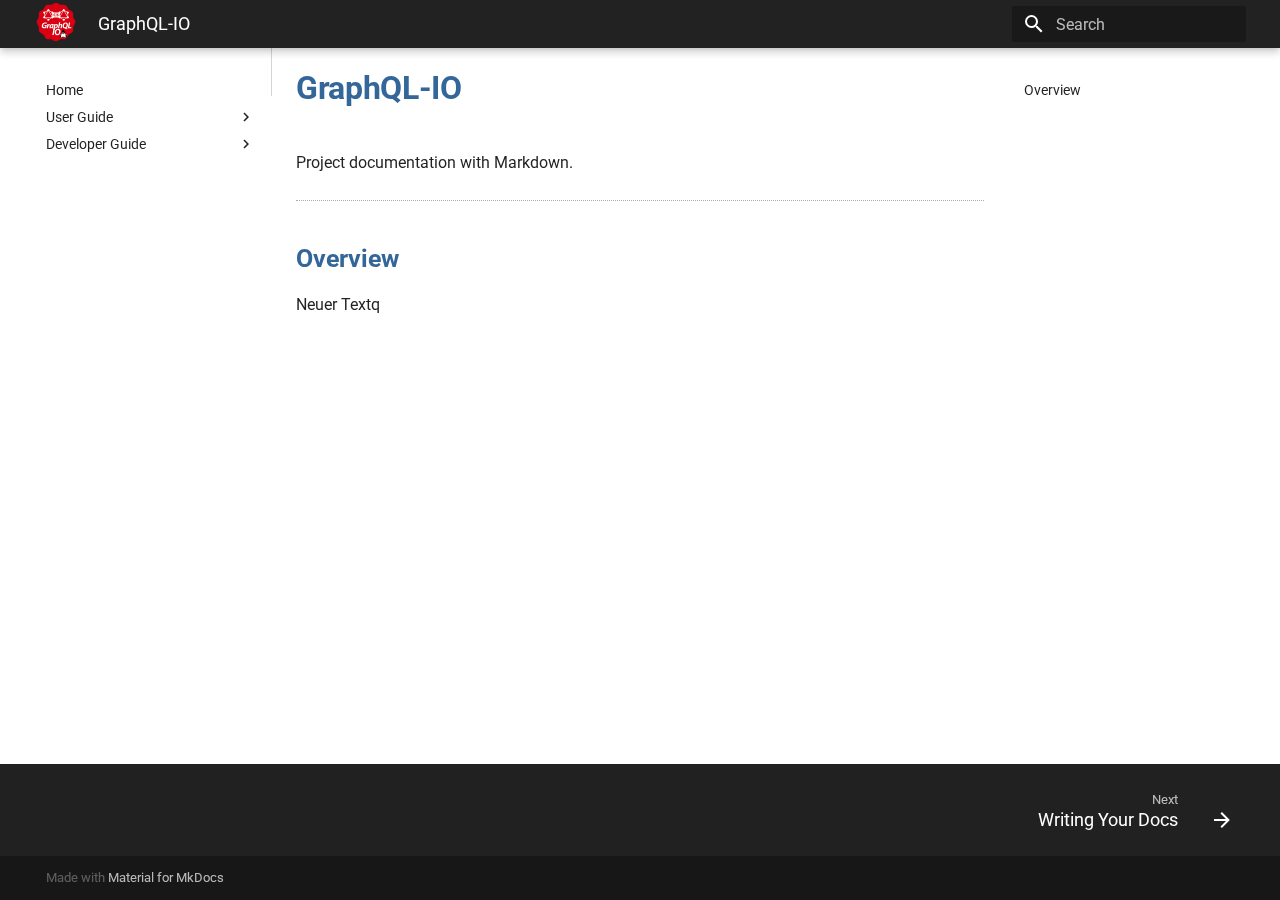
<file: index.html>
<!doctype html>
<html lang="en" class="no-js">
  <head>
    
      <meta charset="utf-8">
      <meta name="viewport" content="width=device-width,initial-scale=1">
      
      
      
      
      <link rel="shortcut icon" href="assets/images/favicon.png">
      <meta name="generator" content="mkdocs-1.1.2, mkdocs-material-6.1.4">
    
    
      
        <title>GraphQL-IO</title>
      
    
    
      <link rel="stylesheet" href="assets/stylesheets/main.358818c7.min.css">
      
        
        <link rel="stylesheet" href="assets/stylesheets/palette.f0267088.min.css">
        
      
    
    
    
      
        
        <link href="https://fonts.gstatic.com" rel="preconnect" crossorigin>
        <link rel="stylesheet" href="https://fonts.googleapis.com/css?family=Roboto:300,400,400i,700%7CRoboto+Mono&display=fallback">
        <style>body,input{font-family:"Roboto",-apple-system,BlinkMacSystemFont,Helvetica,Arial,sans-serif}code,kbd,pre{font-family:"Roboto Mono",SFMono-Regular,Consolas,Menlo,monospace}</style>
      
    
    
    
      <link rel="stylesheet" href="layout/extra.css">
    
    
      
    
    
  </head>
  
  
    
    
    
    
    
    <body dir="ltr" data-md-color-scheme="" data-md-color-primary="none" data-md-color-accent="none">
      
  
    <input class="md-toggle" data-md-toggle="drawer" type="checkbox" id="__drawer" autocomplete="off">
    <input class="md-toggle" data-md-toggle="search" type="checkbox" id="__search" autocomplete="off">
    <label class="md-overlay" for="__drawer"></label>
    <div data-md-component="skip">
      
        
        <a href="#graphql-io" class="md-skip">
          Skip to content
        </a>
      
    </div>
    <div data-md-component="announce">
      
    </div>
    
      

<header class="md-header" data-md-component="header">
  <nav class="md-header-nav md-grid" aria-label="Header">
    <a href="." title="GraphQL-IO" class="md-header-nav__button md-logo" aria-label="GraphQL-IO">
      
  <img src="layout/graphql-io-logo.svg" alt="logo">

    </a>
    <label class="md-header-nav__button md-icon" for="__drawer">
      <svg xmlns="http://www.w3.org/2000/svg" viewBox="0 0 24 24"><path d="M3 6h18v2H3V6m0 5h18v2H3v-2m0 5h18v2H3v-2z"/></svg>
    </label>
    <div class="md-header-nav__title" data-md-component="header-title">
      
        <div class="md-header-nav__ellipsis">
          <span class="md-header-nav__topic md-ellipsis">
            GraphQL-IO
          </span>
          <span class="md-header-nav__topic md-ellipsis">
            
              Home
            
          </span>
        </div>
      
    </div>
    
      <label class="md-header-nav__button md-icon" for="__search">
        <svg xmlns="http://www.w3.org/2000/svg" viewBox="0 0 24 24"><path d="M9.5 3A6.5 6.5 0 0116 9.5c0 1.61-.59 3.09-1.56 4.23l.27.27h.79l5 5-1.5 1.5-5-5v-.79l-.27-.27A6.516 6.516 0 019.5 16 6.5 6.5 0 013 9.5 6.5 6.5 0 019.5 3m0 2C7 5 5 7 5 9.5S7 14 9.5 14 14 12 14 9.5 12 5 9.5 5z"/></svg>
      </label>
      
<div class="md-search" data-md-component="search" role="dialog">
  <label class="md-search__overlay" for="__search"></label>
  <div class="md-search__inner" role="search">
    <form class="md-search__form" name="search">
      <input type="text" class="md-search__input" name="query" aria-label="Search" placeholder="Search" autocapitalize="off" autocorrect="off" autocomplete="off" spellcheck="false" data-md-component="search-query" data-md-state="active">
      <label class="md-search__icon md-icon" for="__search">
        <svg xmlns="http://www.w3.org/2000/svg" viewBox="0 0 24 24"><path d="M9.5 3A6.5 6.5 0 0116 9.5c0 1.61-.59 3.09-1.56 4.23l.27.27h.79l5 5-1.5 1.5-5-5v-.79l-.27-.27A6.516 6.516 0 019.5 16 6.5 6.5 0 013 9.5 6.5 6.5 0 019.5 3m0 2C7 5 5 7 5 9.5S7 14 9.5 14 14 12 14 9.5 12 5 9.5 5z"/></svg>
        <svg xmlns="http://www.w3.org/2000/svg" viewBox="0 0 24 24"><path d="M20 11v2H8l5.5 5.5-1.42 1.42L4.16 12l7.92-7.92L13.5 5.5 8 11h12z"/></svg>
      </label>
      <button type="reset" class="md-search__icon md-icon" aria-label="Clear" data-md-component="search-reset" tabindex="-1">
        <svg xmlns="http://www.w3.org/2000/svg" viewBox="0 0 24 24"><path d="M19 6.41L17.59 5 12 10.59 6.41 5 5 6.41 10.59 12 5 17.59 6.41 19 12 13.41 17.59 19 19 17.59 13.41 12 19 6.41z"/></svg>
      </button>
    </form>
    <div class="md-search__output">
      <div class="md-search__scrollwrap" data-md-scrollfix>
        <div class="md-search-result" data-md-component="search-result">
          <div class="md-search-result__meta">
            Initializing search
          </div>
          <ol class="md-search-result__list"></ol>
        </div>
      </div>
    </div>
  </div>
</div>
    
    
  </nav>
</header>
    
    <div class="md-container" data-md-component="container">
      
      
        
      
      <main class="md-main" data-md-component="main">
        <div class="md-main__inner md-grid">
          
            
              <div class="md-sidebar md-sidebar--primary" data-md-component="navigation">
                <div class="md-sidebar__scrollwrap">
                  <div class="md-sidebar__inner">
                    

<nav class="md-nav md-nav--primary" aria-label="Navigation" data-md-level="0">
  <label class="md-nav__title" for="__drawer">
    <a href="." title="GraphQL-IO" class="md-nav__button md-logo" aria-label="GraphQL-IO">
      
  <img src="layout/graphql-io-logo.svg" alt="logo">

    </a>
    GraphQL-IO
  </label>
  
  <ul class="md-nav__list" data-md-scrollfix>
    
      
      
      

  


  <li class="md-nav__item md-nav__item--active">
    
    <input class="md-nav__toggle md-toggle" data-md-toggle="toc" type="checkbox" id="__toc">
    
      
    
    
      <label class="md-nav__link md-nav__link--active" for="__toc">
        Home
        <span class="md-nav__icon md-icon"></span>
      </label>
    
    <a href="." class="md-nav__link md-nav__link--active">
      Home
    </a>
    
      
<nav class="md-nav md-nav--secondary" aria-label="Table of contents">
  
  
    
  
  
    <label class="md-nav__title" for="__toc">
      <span class="md-nav__icon md-icon"></span>
      Table of contents
    </label>
    <ul class="md-nav__list" data-md-scrollfix>
      
        <li class="md-nav__item">
  <a href="#overview" class="md-nav__link">
    Overview
  </a>
  
</li>
      
    </ul>
  
</nav>
    
  </li>

    
      
      
      


  <li class="md-nav__item md-nav__item--nested">
    
      <input class="md-nav__toggle md-toggle" data-md-toggle="nav-2" type="checkbox" id="nav-2">
    
    <label class="md-nav__link" for="nav-2">
      User Guide
      <span class="md-nav__icon md-icon"></span>
    </label>
    <nav class="md-nav" aria-label="User Guide" data-md-level="1">
      <label class="md-nav__title" for="nav-2">
        <span class="md-nav__icon md-icon"></span>
        User Guide
      </label>
      <ul class="md-nav__list" data-md-scrollfix>
        
        
          
          
          


  <li class="md-nav__item">
    <a href="user-guide/start/" class="md-nav__link">
      Writing Your Docs
    </a>
  </li>

        
      </ul>
    </nav>
  </li>

    
      
      
      


  <li class="md-nav__item md-nav__item--nested">
    
      <input class="md-nav__toggle md-toggle" data-md-toggle="nav-3" type="checkbox" id="nav-3">
    
    <label class="md-nav__link" for="nav-3">
      Developer Guide
      <span class="md-nav__icon md-icon"></span>
    </label>
    <nav class="md-nav" aria-label="Developer Guide" data-md-level="1">
      <label class="md-nav__title" for="nav-3">
        <span class="md-nav__icon md-icon"></span>
        Developer Guide
      </label>
      <ul class="md-nav__list" data-md-scrollfix>
        
        
          
          
          


  <li class="md-nav__item">
    <a href="developer-guide/deploy/" class="md-nav__link">
      Deployment
    </a>
  </li>

        
      </ul>
    </nav>
  </li>

    
  </ul>
</nav>
                  </div>
                </div>
              </div>
            
            
              <div class="md-sidebar md-sidebar--secondary" data-md-component="toc">
                <div class="md-sidebar__scrollwrap">
                  <div class="md-sidebar__inner">
                    
<nav class="md-nav md-nav--secondary" aria-label="Table of contents">
  
  
    
  
  
    <label class="md-nav__title" for="__toc">
      <span class="md-nav__icon md-icon"></span>
      Table of contents
    </label>
    <ul class="md-nav__list" data-md-scrollfix>
      
        <li class="md-nav__item">
  <a href="#overview" class="md-nav__link">
    Overview
  </a>
  
</li>
      
    </ul>
  
</nav>
                  </div>
                </div>
              </div>
            
          
          <div class="md-content">
            <article class="md-content__inner md-typeset">
              
                
                
                <h1 id="graphql-io">GraphQL-IO</h1>
<p>Project documentation with&nbsp;Markdown.</p>
<hr />
<h2 id="overview">Overview</h2>
<p>Neuer Textq</p>
                
              
              
                


              
            </article>
          </div>
        </div>
      </main>
      
        
<footer class="md-footer">
  
    <div class="md-footer-nav">
      <nav class="md-footer-nav__inner md-grid" aria-label="Footer">
        
        
          <a href="user-guide/start/" class="md-footer-nav__link md-footer-nav__link--next" rel="next">
            <div class="md-footer-nav__title">
              <div class="md-ellipsis">
                <span class="md-footer-nav__direction">
                  Next
                </span>
                Writing Your Docs
              </div>
            </div>
            <div class="md-footer-nav__button md-icon">
              <svg xmlns="http://www.w3.org/2000/svg" viewBox="0 0 24 24"><path d="M4 11v2h12l-5.5 5.5 1.42 1.42L19.84 12l-7.92-7.92L10.5 5.5 16 11H4z"/></svg>
            </div>
          </a>
        
      </nav>
    </div>
  
  <div class="md-footer-meta md-typeset">
    <div class="md-footer-meta__inner md-grid">
      <div class="md-footer-copyright">
        
        Made with
        <a href="https://squidfunk.github.io/mkdocs-material/" target="_blank" rel="noopener">
          Material for MkDocs
        </a>
      </div>
      
    </div>
  </div>
</footer>
      
    </div>
    
      <script src="assets/javascripts/vendor.7e0ee788.min.js"></script>
      <script src="assets/javascripts/bundle.b3a72adc.min.js"></script><script id="__lang" type="application/json">{"clipboard.copy": "Copy to clipboard", "clipboard.copied": "Copied to clipboard", "search.config.lang": "en", "search.config.pipeline": "trimmer, stopWordFilter", "search.config.separator": "[\\s\\-]+", "search.placeholder": "Search", "search.result.placeholder": "Type to start searching", "search.result.none": "No matching documents", "search.result.one": "1 matching document", "search.result.other": "# matching documents", "search.result.more.one": "1 more on this page", "search.result.more.other": "# more on this page", "search.result.term.missing": "Missing"}</script>
      
      <script>
        app = initialize({
          base: ".",
          features: [],
          search: Object.assign({
            worker: "assets/javascripts/worker/search.4ac00218.min.js"
          }, typeof search !== "undefined" && search)
        })
      </script>
      
    
  </body>
</html>
</file>
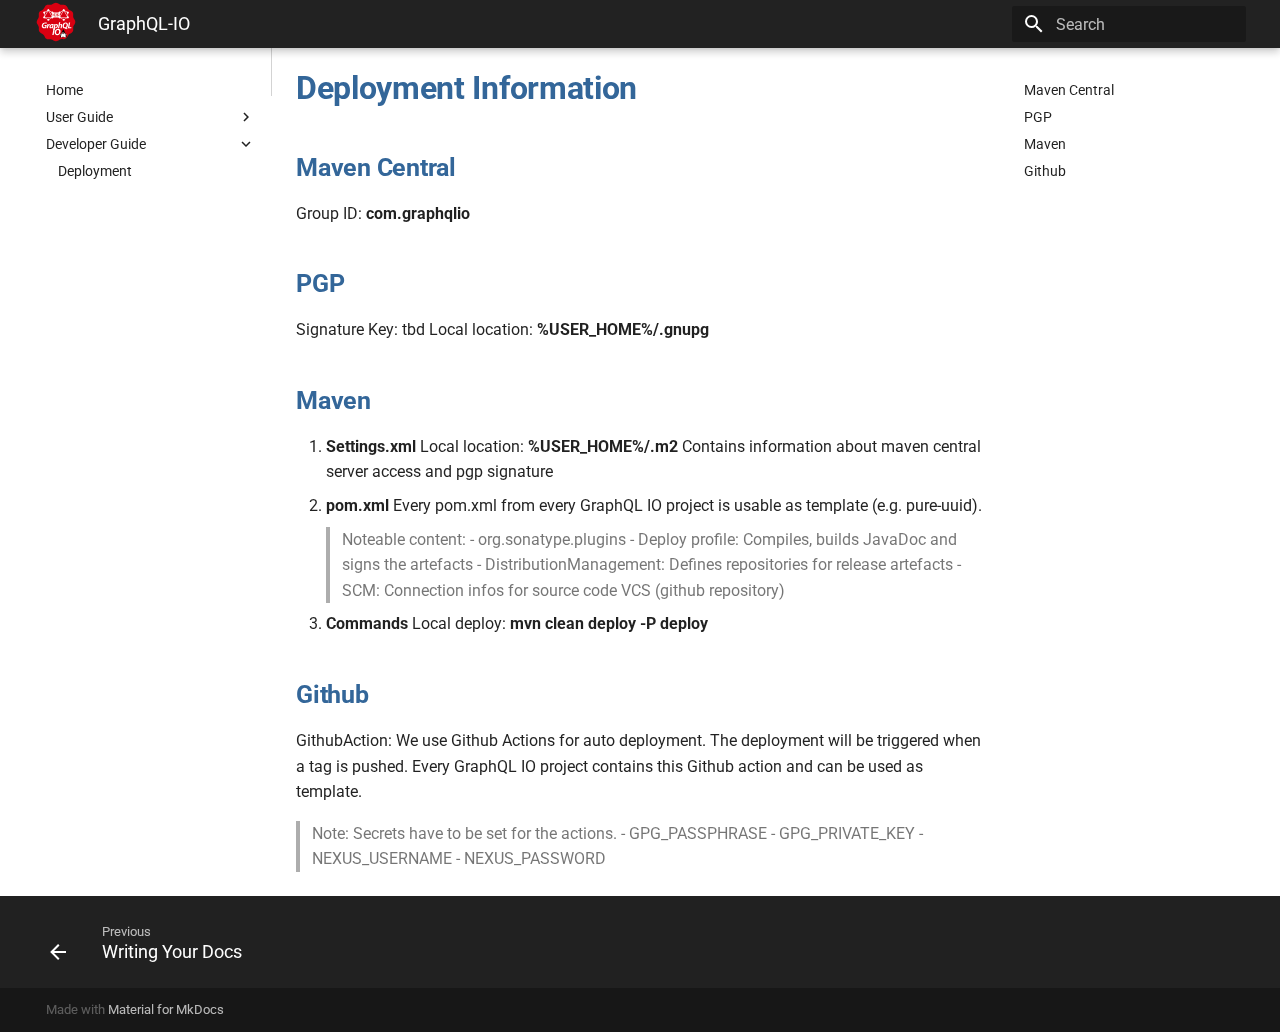
<file: developer-guide/deploy/index.html>
<!doctype html>
<html lang="en" class="no-js">
  <head>
    
      <meta charset="utf-8">
      <meta name="viewport" content="width=device-width,initial-scale=1">
      
      
      
      
      <link rel="shortcut icon" href="../../assets/images/favicon.png">
      <meta name="generator" content="mkdocs-1.1.2, mkdocs-material-6.1.4">
    
    
      
        <title>Deployment - GraphQL-IO</title>
      
    
    
      <link rel="stylesheet" href="../../assets/stylesheets/main.358818c7.min.css">
      
        
        <link rel="stylesheet" href="../../assets/stylesheets/palette.f0267088.min.css">
        
      
    
    
    
      
        
        <link href="https://fonts.gstatic.com" rel="preconnect" crossorigin>
        <link rel="stylesheet" href="https://fonts.googleapis.com/css?family=Roboto:300,400,400i,700%7CRoboto+Mono&display=fallback">
        <style>body,input{font-family:"Roboto",-apple-system,BlinkMacSystemFont,Helvetica,Arial,sans-serif}code,kbd,pre{font-family:"Roboto Mono",SFMono-Regular,Consolas,Menlo,monospace}</style>
      
    
    
    
      <link rel="stylesheet" href="../../layout/extra.css">
    
    
      
    
    
  </head>
  
  
    
    
    
    
    
    <body dir="ltr" data-md-color-scheme="" data-md-color-primary="none" data-md-color-accent="none">
      
  
    <input class="md-toggle" data-md-toggle="drawer" type="checkbox" id="__drawer" autocomplete="off">
    <input class="md-toggle" data-md-toggle="search" type="checkbox" id="__search" autocomplete="off">
    <label class="md-overlay" for="__drawer"></label>
    <div data-md-component="skip">
      
        
        <a href="#deployment-information" class="md-skip">
          Skip to content
        </a>
      
    </div>
    <div data-md-component="announce">
      
    </div>
    
      

<header class="md-header" data-md-component="header">
  <nav class="md-header-nav md-grid" aria-label="Header">
    <a href="../.." title="GraphQL-IO" class="md-header-nav__button md-logo" aria-label="GraphQL-IO">
      
  <img src="../../layout/graphql-io-logo.svg" alt="logo">

    </a>
    <label class="md-header-nav__button md-icon" for="__drawer">
      <svg xmlns="http://www.w3.org/2000/svg" viewBox="0 0 24 24"><path d="M3 6h18v2H3V6m0 5h18v2H3v-2m0 5h18v2H3v-2z"/></svg>
    </label>
    <div class="md-header-nav__title" data-md-component="header-title">
      
        <div class="md-header-nav__ellipsis">
          <span class="md-header-nav__topic md-ellipsis">
            GraphQL-IO
          </span>
          <span class="md-header-nav__topic md-ellipsis">
            
              Deployment
            
          </span>
        </div>
      
    </div>
    
      <label class="md-header-nav__button md-icon" for="__search">
        <svg xmlns="http://www.w3.org/2000/svg" viewBox="0 0 24 24"><path d="M9.5 3A6.5 6.5 0 0116 9.5c0 1.61-.59 3.09-1.56 4.23l.27.27h.79l5 5-1.5 1.5-5-5v-.79l-.27-.27A6.516 6.516 0 019.5 16 6.5 6.5 0 013 9.5 6.5 6.5 0 019.5 3m0 2C7 5 5 7 5 9.5S7 14 9.5 14 14 12 14 9.5 12 5 9.5 5z"/></svg>
      </label>
      
<div class="md-search" data-md-component="search" role="dialog">
  <label class="md-search__overlay" for="__search"></label>
  <div class="md-search__inner" role="search">
    <form class="md-search__form" name="search">
      <input type="text" class="md-search__input" name="query" aria-label="Search" placeholder="Search" autocapitalize="off" autocorrect="off" autocomplete="off" spellcheck="false" data-md-component="search-query" data-md-state="active">
      <label class="md-search__icon md-icon" for="__search">
        <svg xmlns="http://www.w3.org/2000/svg" viewBox="0 0 24 24"><path d="M9.5 3A6.5 6.5 0 0116 9.5c0 1.61-.59 3.09-1.56 4.23l.27.27h.79l5 5-1.5 1.5-5-5v-.79l-.27-.27A6.516 6.516 0 019.5 16 6.5 6.5 0 013 9.5 6.5 6.5 0 019.5 3m0 2C7 5 5 7 5 9.5S7 14 9.5 14 14 12 14 9.5 12 5 9.5 5z"/></svg>
        <svg xmlns="http://www.w3.org/2000/svg" viewBox="0 0 24 24"><path d="M20 11v2H8l5.5 5.5-1.42 1.42L4.16 12l7.92-7.92L13.5 5.5 8 11h12z"/></svg>
      </label>
      <button type="reset" class="md-search__icon md-icon" aria-label="Clear" data-md-component="search-reset" tabindex="-1">
        <svg xmlns="http://www.w3.org/2000/svg" viewBox="0 0 24 24"><path d="M19 6.41L17.59 5 12 10.59 6.41 5 5 6.41 10.59 12 5 17.59 6.41 19 12 13.41 17.59 19 19 17.59 13.41 12 19 6.41z"/></svg>
      </button>
    </form>
    <div class="md-search__output">
      <div class="md-search__scrollwrap" data-md-scrollfix>
        <div class="md-search-result" data-md-component="search-result">
          <div class="md-search-result__meta">
            Initializing search
          </div>
          <ol class="md-search-result__list"></ol>
        </div>
      </div>
    </div>
  </div>
</div>
    
    
  </nav>
</header>
    
    <div class="md-container" data-md-component="container">
      
      
        
      
      <main class="md-main" data-md-component="main">
        <div class="md-main__inner md-grid">
          
            
              <div class="md-sidebar md-sidebar--primary" data-md-component="navigation">
                <div class="md-sidebar__scrollwrap">
                  <div class="md-sidebar__inner">
                    

<nav class="md-nav md-nav--primary" aria-label="Navigation" data-md-level="0">
  <label class="md-nav__title" for="__drawer">
    <a href="../.." title="GraphQL-IO" class="md-nav__button md-logo" aria-label="GraphQL-IO">
      
  <img src="../../layout/graphql-io-logo.svg" alt="logo">

    </a>
    GraphQL-IO
  </label>
  
  <ul class="md-nav__list" data-md-scrollfix>
    
      
      
      


  <li class="md-nav__item">
    <a href="../.." class="md-nav__link">
      Home
    </a>
  </li>

    
      
      
      


  <li class="md-nav__item md-nav__item--nested">
    
      <input class="md-nav__toggle md-toggle" data-md-toggle="nav-2" type="checkbox" id="nav-2">
    
    <label class="md-nav__link" for="nav-2">
      User Guide
      <span class="md-nav__icon md-icon"></span>
    </label>
    <nav class="md-nav" aria-label="User Guide" data-md-level="1">
      <label class="md-nav__title" for="nav-2">
        <span class="md-nav__icon md-icon"></span>
        User Guide
      </label>
      <ul class="md-nav__list" data-md-scrollfix>
        
        
          
          
          


  <li class="md-nav__item">
    <a href="../../user-guide/start/" class="md-nav__link">
      Writing Your Docs
    </a>
  </li>

        
      </ul>
    </nav>
  </li>

    
      
      
      

  


  <li class="md-nav__item md-nav__item--active md-nav__item--nested">
    
      <input class="md-nav__toggle md-toggle" data-md-toggle="nav-3" type="checkbox" id="nav-3" checked>
    
    <label class="md-nav__link" for="nav-3">
      Developer Guide
      <span class="md-nav__icon md-icon"></span>
    </label>
    <nav class="md-nav" aria-label="Developer Guide" data-md-level="1">
      <label class="md-nav__title" for="nav-3">
        <span class="md-nav__icon md-icon"></span>
        Developer Guide
      </label>
      <ul class="md-nav__list" data-md-scrollfix>
        
        
          
          
          

  


  <li class="md-nav__item md-nav__item--active">
    
    <input class="md-nav__toggle md-toggle" data-md-toggle="toc" type="checkbox" id="__toc">
    
      
    
    
      <label class="md-nav__link md-nav__link--active" for="__toc">
        Deployment
        <span class="md-nav__icon md-icon"></span>
      </label>
    
    <a href="./" class="md-nav__link md-nav__link--active">
      Deployment
    </a>
    
      
<nav class="md-nav md-nav--secondary" aria-label="Table of contents">
  
  
    
  
  
    <label class="md-nav__title" for="__toc">
      <span class="md-nav__icon md-icon"></span>
      Table of contents
    </label>
    <ul class="md-nav__list" data-md-scrollfix>
      
        <li class="md-nav__item">
  <a href="#maven-central" class="md-nav__link">
    Maven Central
  </a>
  
</li>
      
        <li class="md-nav__item">
  <a href="#pgp" class="md-nav__link">
    PGP
  </a>
  
</li>
      
        <li class="md-nav__item">
  <a href="#maven" class="md-nav__link">
    Maven
  </a>
  
</li>
      
        <li class="md-nav__item">
  <a href="#github" class="md-nav__link">
    Github
  </a>
  
</li>
      
    </ul>
  
</nav>
    
  </li>

        
      </ul>
    </nav>
  </li>

    
  </ul>
</nav>
                  </div>
                </div>
              </div>
            
            
              <div class="md-sidebar md-sidebar--secondary" data-md-component="toc">
                <div class="md-sidebar__scrollwrap">
                  <div class="md-sidebar__inner">
                    
<nav class="md-nav md-nav--secondary" aria-label="Table of contents">
  
  
    
  
  
    <label class="md-nav__title" for="__toc">
      <span class="md-nav__icon md-icon"></span>
      Table of contents
    </label>
    <ul class="md-nav__list" data-md-scrollfix>
      
        <li class="md-nav__item">
  <a href="#maven-central" class="md-nav__link">
    Maven Central
  </a>
  
</li>
      
        <li class="md-nav__item">
  <a href="#pgp" class="md-nav__link">
    PGP
  </a>
  
</li>
      
        <li class="md-nav__item">
  <a href="#maven" class="md-nav__link">
    Maven
  </a>
  
</li>
      
        <li class="md-nav__item">
  <a href="#github" class="md-nav__link">
    Github
  </a>
  
</li>
      
    </ul>
  
</nav>
                  </div>
                </div>
              </div>
            
          
          <div class="md-content">
            <article class="md-content__inner md-typeset">
              
                
                
                <h1 id="deployment-information">Deployment Information</h1>
<h2 id="maven-central">Maven Central</h2>
<p>Group ID: <strong>com.graphqlio</strong></p>
<h2 id="pgp">PGP</h2>
<p>Signature Key: tbd
Local location: <strong>%USER_HOME%/.gnupg</strong></p>
<h2 id="maven">Maven</h2>
<ol>
<li>
<p><strong>Settings.xml</strong>
Local location: <strong>%USER_HOME%/.m2</strong>
Contains information about maven central server access and pgp signature</p>
</li>
<li>
<p><strong>pom.xml</strong>
Every pom.xml from every GraphQL IO project is usable as template (e.g. <a href="https://github.com/msg-systems/pure-uuid-java/blob/master/pom.xml">pure-uuid</a>).</p>
<blockquote>
<p>Noteable content:
- org.sonatype.plugins
- Deploy profile: Compiles, builds JavaDoc and signs the artefacts
- DistributionManagement: Defines repositories for release artefacts
- SCM: Connection infos for source code VCS (github repository)</p>
</blockquote>
</li>
<li>
<p><strong>Commands</strong>
Local deploy: <strong>mvn clean deploy -P deploy</strong></p>
</li>
</ol>
<h2 id="github">Github</h2>
<p>GithubAction: We use Github Actions for auto deployment. The deployment will be triggered when a tag is pushed. Every GraphQL IO project contains this Github action and can be used as template.</p>
<blockquote>
<p>Note: Secrets have to be set for the actions.
- GPG_PASSPHRASE
- GPG_PRIVATE_KEY
- NEXUS_USERNAME
- NEXUS_PASSWORD</p>
</blockquote>
                
              
              
                


              
            </article>
          </div>
        </div>
      </main>
      
        
<footer class="md-footer">
  
    <div class="md-footer-nav">
      <nav class="md-footer-nav__inner md-grid" aria-label="Footer">
        
          <a href="../../user-guide/start/" class="md-footer-nav__link md-footer-nav__link--prev" rel="prev">
            <div class="md-footer-nav__button md-icon">
              <svg xmlns="http://www.w3.org/2000/svg" viewBox="0 0 24 24"><path d="M20 11v2H8l5.5 5.5-1.42 1.42L4.16 12l7.92-7.92L13.5 5.5 8 11h12z"/></svg>
            </div>
            <div class="md-footer-nav__title">
              <div class="md-ellipsis">
                <span class="md-footer-nav__direction">
                  Previous
                </span>
                Writing Your Docs
              </div>
            </div>
          </a>
        
        
      </nav>
    </div>
  
  <div class="md-footer-meta md-typeset">
    <div class="md-footer-meta__inner md-grid">
      <div class="md-footer-copyright">
        
        Made with
        <a href="https://squidfunk.github.io/mkdocs-material/" target="_blank" rel="noopener">
          Material for MkDocs
        </a>
      </div>
      
    </div>
  </div>
</footer>
      
    </div>
    
      <script src="../../assets/javascripts/vendor.7e0ee788.min.js"></script>
      <script src="../../assets/javascripts/bundle.b3a72adc.min.js"></script><script id="__lang" type="application/json">{"clipboard.copy": "Copy to clipboard", "clipboard.copied": "Copied to clipboard", "search.config.lang": "en", "search.config.pipeline": "trimmer, stopWordFilter", "search.config.separator": "[\\s\\-]+", "search.placeholder": "Search", "search.result.placeholder": "Type to start searching", "search.result.none": "No matching documents", "search.result.one": "1 matching document", "search.result.other": "# matching documents", "search.result.more.one": "1 more on this page", "search.result.more.other": "# more on this page", "search.result.term.missing": "Missing"}</script>
      
      <script>
        app = initialize({
          base: "../..",
          features: [],
          search: Object.assign({
            worker: "../../assets/javascripts/worker/search.4ac00218.min.js"
          }, typeof search !== "undefined" && search)
        })
      </script>
      
    
  </body>
</html>
</file>
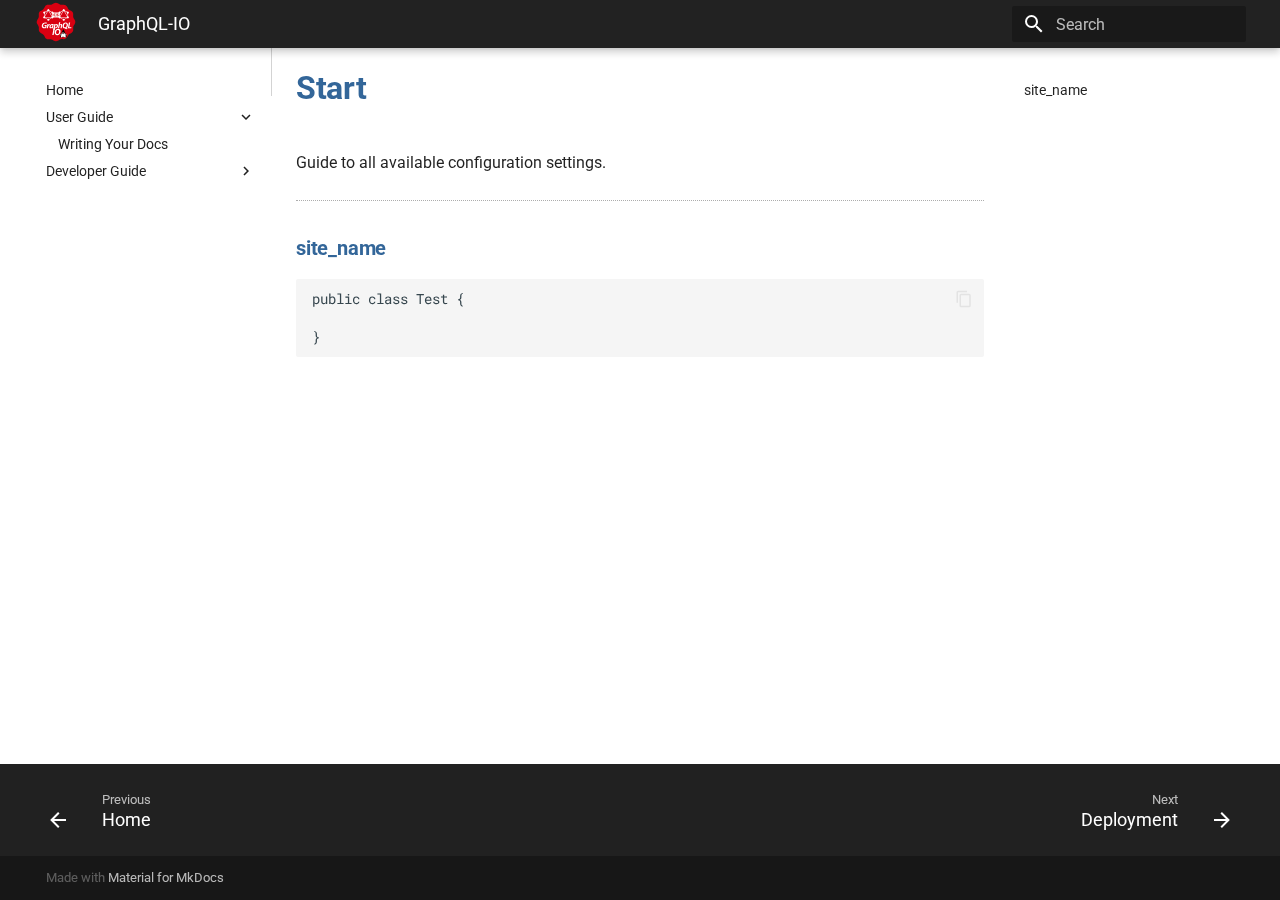
<file: user-guide/start/index.html>
<!doctype html>
<html lang="en" class="no-js">
  <head>
    
      <meta charset="utf-8">
      <meta name="viewport" content="width=device-width,initial-scale=1">
      
      
      
      
      <link rel="shortcut icon" href="../../assets/images/favicon.png">
      <meta name="generator" content="mkdocs-1.1.2, mkdocs-material-6.1.4">
    
    
      
        <title>Writing Your Docs - GraphQL-IO</title>
      
    
    
      <link rel="stylesheet" href="../../assets/stylesheets/main.358818c7.min.css">
      
        
        <link rel="stylesheet" href="../../assets/stylesheets/palette.f0267088.min.css">
        
      
    
    
    
      
        
        <link href="https://fonts.gstatic.com" rel="preconnect" crossorigin>
        <link rel="stylesheet" href="https://fonts.googleapis.com/css?family=Roboto:300,400,400i,700%7CRoboto+Mono&display=fallback">
        <style>body,input{font-family:"Roboto",-apple-system,BlinkMacSystemFont,Helvetica,Arial,sans-serif}code,kbd,pre{font-family:"Roboto Mono",SFMono-Regular,Consolas,Menlo,monospace}</style>
      
    
    
    
      <link rel="stylesheet" href="../../layout/extra.css">
    
    
      
    
    
  </head>
  
  
    
    
    
    
    
    <body dir="ltr" data-md-color-scheme="" data-md-color-primary="none" data-md-color-accent="none">
      
  
    <input class="md-toggle" data-md-toggle="drawer" type="checkbox" id="__drawer" autocomplete="off">
    <input class="md-toggle" data-md-toggle="search" type="checkbox" id="__search" autocomplete="off">
    <label class="md-overlay" for="__drawer"></label>
    <div data-md-component="skip">
      
        
        <a href="#start" class="md-skip">
          Skip to content
        </a>
      
    </div>
    <div data-md-component="announce">
      
    </div>
    
      

<header class="md-header" data-md-component="header">
  <nav class="md-header-nav md-grid" aria-label="Header">
    <a href="../.." title="GraphQL-IO" class="md-header-nav__button md-logo" aria-label="GraphQL-IO">
      
  <img src="../../layout/graphql-io-logo.svg" alt="logo">

    </a>
    <label class="md-header-nav__button md-icon" for="__drawer">
      <svg xmlns="http://www.w3.org/2000/svg" viewBox="0 0 24 24"><path d="M3 6h18v2H3V6m0 5h18v2H3v-2m0 5h18v2H3v-2z"/></svg>
    </label>
    <div class="md-header-nav__title" data-md-component="header-title">
      
        <div class="md-header-nav__ellipsis">
          <span class="md-header-nav__topic md-ellipsis">
            GraphQL-IO
          </span>
          <span class="md-header-nav__topic md-ellipsis">
            
              Writing Your Docs
            
          </span>
        </div>
      
    </div>
    
      <label class="md-header-nav__button md-icon" for="__search">
        <svg xmlns="http://www.w3.org/2000/svg" viewBox="0 0 24 24"><path d="M9.5 3A6.5 6.5 0 0116 9.5c0 1.61-.59 3.09-1.56 4.23l.27.27h.79l5 5-1.5 1.5-5-5v-.79l-.27-.27A6.516 6.516 0 019.5 16 6.5 6.5 0 013 9.5 6.5 6.5 0 019.5 3m0 2C7 5 5 7 5 9.5S7 14 9.5 14 14 12 14 9.5 12 5 9.5 5z"/></svg>
      </label>
      
<div class="md-search" data-md-component="search" role="dialog">
  <label class="md-search__overlay" for="__search"></label>
  <div class="md-search__inner" role="search">
    <form class="md-search__form" name="search">
      <input type="text" class="md-search__input" name="query" aria-label="Search" placeholder="Search" autocapitalize="off" autocorrect="off" autocomplete="off" spellcheck="false" data-md-component="search-query" data-md-state="active">
      <label class="md-search__icon md-icon" for="__search">
        <svg xmlns="http://www.w3.org/2000/svg" viewBox="0 0 24 24"><path d="M9.5 3A6.5 6.5 0 0116 9.5c0 1.61-.59 3.09-1.56 4.23l.27.27h.79l5 5-1.5 1.5-5-5v-.79l-.27-.27A6.516 6.516 0 019.5 16 6.5 6.5 0 013 9.5 6.5 6.5 0 019.5 3m0 2C7 5 5 7 5 9.5S7 14 9.5 14 14 12 14 9.5 12 5 9.5 5z"/></svg>
        <svg xmlns="http://www.w3.org/2000/svg" viewBox="0 0 24 24"><path d="M20 11v2H8l5.5 5.5-1.42 1.42L4.16 12l7.92-7.92L13.5 5.5 8 11h12z"/></svg>
      </label>
      <button type="reset" class="md-search__icon md-icon" aria-label="Clear" data-md-component="search-reset" tabindex="-1">
        <svg xmlns="http://www.w3.org/2000/svg" viewBox="0 0 24 24"><path d="M19 6.41L17.59 5 12 10.59 6.41 5 5 6.41 10.59 12 5 17.59 6.41 19 12 13.41 17.59 19 19 17.59 13.41 12 19 6.41z"/></svg>
      </button>
    </form>
    <div class="md-search__output">
      <div class="md-search__scrollwrap" data-md-scrollfix>
        <div class="md-search-result" data-md-component="search-result">
          <div class="md-search-result__meta">
            Initializing search
          </div>
          <ol class="md-search-result__list"></ol>
        </div>
      </div>
    </div>
  </div>
</div>
    
    
  </nav>
</header>
    
    <div class="md-container" data-md-component="container">
      
      
        
      
      <main class="md-main" data-md-component="main">
        <div class="md-main__inner md-grid">
          
            
              <div class="md-sidebar md-sidebar--primary" data-md-component="navigation">
                <div class="md-sidebar__scrollwrap">
                  <div class="md-sidebar__inner">
                    

<nav class="md-nav md-nav--primary" aria-label="Navigation" data-md-level="0">
  <label class="md-nav__title" for="__drawer">
    <a href="../.." title="GraphQL-IO" class="md-nav__button md-logo" aria-label="GraphQL-IO">
      
  <img src="../../layout/graphql-io-logo.svg" alt="logo">

    </a>
    GraphQL-IO
  </label>
  
  <ul class="md-nav__list" data-md-scrollfix>
    
      
      
      


  <li class="md-nav__item">
    <a href="../.." class="md-nav__link">
      Home
    </a>
  </li>

    
      
      
      

  


  <li class="md-nav__item md-nav__item--active md-nav__item--nested">
    
      <input class="md-nav__toggle md-toggle" data-md-toggle="nav-2" type="checkbox" id="nav-2" checked>
    
    <label class="md-nav__link" for="nav-2">
      User Guide
      <span class="md-nav__icon md-icon"></span>
    </label>
    <nav class="md-nav" aria-label="User Guide" data-md-level="1">
      <label class="md-nav__title" for="nav-2">
        <span class="md-nav__icon md-icon"></span>
        User Guide
      </label>
      <ul class="md-nav__list" data-md-scrollfix>
        
        
          
          
          

  


  <li class="md-nav__item md-nav__item--active">
    
    <input class="md-nav__toggle md-toggle" data-md-toggle="toc" type="checkbox" id="__toc">
    
      
    
    
      <label class="md-nav__link md-nav__link--active" for="__toc">
        Writing Your Docs
        <span class="md-nav__icon md-icon"></span>
      </label>
    
    <a href="./" class="md-nav__link md-nav__link--active">
      Writing Your Docs
    </a>
    
      
<nav class="md-nav md-nav--secondary" aria-label="Table of contents">
  
  
    
  
  
    <label class="md-nav__title" for="__toc">
      <span class="md-nav__icon md-icon"></span>
      Table of contents
    </label>
    <ul class="md-nav__list" data-md-scrollfix>
      
        <li class="md-nav__item">
  <a href="#site_name" class="md-nav__link">
    site_name
  </a>
  
</li>
      
    </ul>
  
</nav>
    
  </li>

        
      </ul>
    </nav>
  </li>

    
      
      
      


  <li class="md-nav__item md-nav__item--nested">
    
      <input class="md-nav__toggle md-toggle" data-md-toggle="nav-3" type="checkbox" id="nav-3">
    
    <label class="md-nav__link" for="nav-3">
      Developer Guide
      <span class="md-nav__icon md-icon"></span>
    </label>
    <nav class="md-nav" aria-label="Developer Guide" data-md-level="1">
      <label class="md-nav__title" for="nav-3">
        <span class="md-nav__icon md-icon"></span>
        Developer Guide
      </label>
      <ul class="md-nav__list" data-md-scrollfix>
        
        
          
          
          


  <li class="md-nav__item">
    <a href="../../developer-guide/deploy/" class="md-nav__link">
      Deployment
    </a>
  </li>

        
      </ul>
    </nav>
  </li>

    
  </ul>
</nav>
                  </div>
                </div>
              </div>
            
            
              <div class="md-sidebar md-sidebar--secondary" data-md-component="toc">
                <div class="md-sidebar__scrollwrap">
                  <div class="md-sidebar__inner">
                    
<nav class="md-nav md-nav--secondary" aria-label="Table of contents">
  
  
    
  
  
    <label class="md-nav__title" for="__toc">
      <span class="md-nav__icon md-icon"></span>
      Table of contents
    </label>
    <ul class="md-nav__list" data-md-scrollfix>
      
        <li class="md-nav__item">
  <a href="#site_name" class="md-nav__link">
    site_name
  </a>
  
</li>
      
    </ul>
  
</nav>
                  </div>
                </div>
              </div>
            
          
          <div class="md-content">
            <article class="md-content__inner md-typeset">
              
                
                
                <h1 id="start">Start</h1>
<p>Guide to all available configuration settings.</p>
<hr />
<h3 id="site_name">site_name</h3>
<pre><code class="language-java">public class Test {

}
</code></pre>
                
              
              
                


              
            </article>
          </div>
        </div>
      </main>
      
        
<footer class="md-footer">
  
    <div class="md-footer-nav">
      <nav class="md-footer-nav__inner md-grid" aria-label="Footer">
        
          <a href="../.." class="md-footer-nav__link md-footer-nav__link--prev" rel="prev">
            <div class="md-footer-nav__button md-icon">
              <svg xmlns="http://www.w3.org/2000/svg" viewBox="0 0 24 24"><path d="M20 11v2H8l5.5 5.5-1.42 1.42L4.16 12l7.92-7.92L13.5 5.5 8 11h12z"/></svg>
            </div>
            <div class="md-footer-nav__title">
              <div class="md-ellipsis">
                <span class="md-footer-nav__direction">
                  Previous
                </span>
                Home
              </div>
            </div>
          </a>
        
        
          <a href="../../developer-guide/deploy/" class="md-footer-nav__link md-footer-nav__link--next" rel="next">
            <div class="md-footer-nav__title">
              <div class="md-ellipsis">
                <span class="md-footer-nav__direction">
                  Next
                </span>
                Deployment
              </div>
            </div>
            <div class="md-footer-nav__button md-icon">
              <svg xmlns="http://www.w3.org/2000/svg" viewBox="0 0 24 24"><path d="M4 11v2h12l-5.5 5.5 1.42 1.42L19.84 12l-7.92-7.92L10.5 5.5 16 11H4z"/></svg>
            </div>
          </a>
        
      </nav>
    </div>
  
  <div class="md-footer-meta md-typeset">
    <div class="md-footer-meta__inner md-grid">
      <div class="md-footer-copyright">
        
        Made with
        <a href="https://squidfunk.github.io/mkdocs-material/" target="_blank" rel="noopener">
          Material for MkDocs
        </a>
      </div>
      
    </div>
  </div>
</footer>
      
    </div>
    
      <script src="../../assets/javascripts/vendor.7e0ee788.min.js"></script>
      <script src="../../assets/javascripts/bundle.b3a72adc.min.js"></script><script id="__lang" type="application/json">{"clipboard.copy": "Copy to clipboard", "clipboard.copied": "Copied to clipboard", "search.config.lang": "en", "search.config.pipeline": "trimmer, stopWordFilter", "search.config.separator": "[\\s\\-]+", "search.placeholder": "Search", "search.result.placeholder": "Type to start searching", "search.result.none": "No matching documents", "search.result.one": "1 matching document", "search.result.other": "# matching documents", "search.result.more.one": "1 more on this page", "search.result.more.other": "# more on this page", "search.result.term.missing": "Missing"}</script>
      
      <script>
        app = initialize({
          base: "../..",
          features: [],
          search: Object.assign({
            worker: "../../assets/javascripts/worker/search.4ac00218.min.js"
          }, typeof search !== "undefined" && search)
        })
      </script>
      
    
  </body>
</html>
</file>
<file: layout/extra.css>
:root {
    --md-primary-fg-color: #222222
}

.md-sidebar.md-sidebar--primary {
    border-right: 1px solid lightgray;
}

.md-main__inner {
    margin-top: 0px;
}

.md-nav__title {
    display: none;
}

h1, h2, h3, h4, h5 {
    color: #336699 !important;
    font-weight: bold !important;
}

@media only screen and (min-width: 1220px) {
    img[alt="logo"] {
        width: 40px !important;
        height: 40px !important;
        margin: -0.5rem;
    }
}
</file>
<file: assets/stylesheets/main.358818c7.min.css>
html{box-sizing:border-box;-webkit-text-size-adjust:none;-moz-text-size-adjust:none;-ms-text-size-adjust:none;text-size-adjust:none}*,*::before,*::after{box-sizing:inherit}body{margin:0}hr{box-sizing:content-box;overflow:visible}a,button,label,input{-webkit-tap-highlight-color:transparent}a{color:inherit;text-decoration:none}small{font-size:80%}sub,sup{line-height:1em}img{border-style:none}table{border-collapse:separate;border-spacing:0}td,th{font-weight:normal;vertical-align:top}button{margin:0;padding:0;font-size:inherit;background:transparent;border:0}input{border:0;outline:none}:root{--md-default-fg-color: hsla(0, 0%, 0%, 0.87);--md-default-fg-color--light: hsla(0, 0%, 0%, 0.54);--md-default-fg-color--lighter: hsla(0, 0%, 0%, 0.32);--md-default-fg-color--lightest: hsla(0, 0%, 0%, 0.07);--md-default-bg-color: hsla(0, 0%, 100%, 1);--md-default-bg-color--light: hsla(0, 0%, 100%, 0.7);--md-default-bg-color--lighter: hsla(0, 0%, 100%, 0.3);--md-default-bg-color--lightest: hsla(0, 0%, 100%, 0.12);--md-primary-fg-color: hsla(231, 48%, 48%, 1);--md-primary-fg-color--light: hsla(231, 44%, 56%, 1);--md-primary-fg-color--dark: hsla(232, 54%, 41%, 1);--md-primary-bg-color: hsla(0, 0%, 100%, 1);--md-primary-bg-color--light: hsla(0, 0%, 100%, 0.7);--md-accent-fg-color: hsla(231, 99%, 66%, 1);--md-accent-fg-color--transparent: hsla(231, 99%, 66%, 0.1);--md-accent-bg-color: hsla(0, 0%, 100%, 1);--md-accent-bg-color--light: hsla(0, 0%, 100%, 0.7)}:root>*{--md-code-fg-color: hsla(200, 18%, 26%, 1);--md-code-bg-color: hsla(0, 0%, 96%, 1);--md-code-hl-color: hsla(60, 100%, 50%, 0.5);--md-code-hl-number-color: hsla(0, 67%, 50%, 1);--md-code-hl-special-color: hsla(340, 83%, 47%, 1);--md-code-hl-function-color: hsla(291, 45%, 50%, 1);--md-code-hl-constant-color: hsla(250, 63%, 60%, 1);--md-code-hl-keyword-color: hsla(219, 54%, 51%, 1);--md-code-hl-string-color: hsla(150, 63%, 30%, 1);--md-code-hl-name-color: var(--md-code-fg-color);--md-code-hl-operator-color: var(--md-default-fg-color--light);--md-code-hl-punctuation-color: var(--md-default-fg-color--light);--md-code-hl-comment-color: var(--md-default-fg-color--light);--md-code-hl-generic-color: var(--md-default-fg-color--light);--md-code-hl-variable-color: var(--md-default-fg-color--light);--md-typeset-color: var(--md-default-fg-color);--md-typeset-a-color: var(--md-primary-fg-color);--md-typeset-mark-color: hsla(60, 100%, 50%, 0.5);--md-typeset-del-color: hsla(6, 90%, 60%, 0.15);--md-typeset-ins-color: hsla(150, 90%, 44%, 0.15);--md-typeset-kbd-color: hsla(0, 0%, 98%, 1);--md-typeset-kbd-accent-color: hsla(0, 100%, 100%, 1);--md-typeset-kbd-border-color: hsla(0, 0%, 72%, 1);--md-admonition-fg-color: var(--md-default-fg-color);--md-admonition-bg-color: var(--md-default-bg-color);--md-footer-fg-color: hsla(0, 0%, 100%, 1);--md-footer-fg-color--light: hsla(0, 0%, 100%, 0.7);--md-footer-fg-color--lighter: hsla(0, 0%, 100%, 0.3);--md-footer-bg-color: hsla(0, 0%, 0%, 0.87);--md-footer-bg-color--dark: hsla(0, 0%, 0%, 0.32)}.md-icon svg{display:block;width:1.2rem;height:1.2rem;margin:0 auto;fill:currentColor}body{-webkit-font-smoothing:antialiased;-moz-osx-font-smoothing:grayscale}body,input{color:var(--md-typeset-color);font-feature-settings:"kern","liga";font-family:-apple-system,BlinkMacSystemFont,Helvetica,Arial,sans-serif}code,pre,kbd{color:var(--md-typeset-color);font-feature-settings:"kern";font-family:SFMono-Regular,Consolas,Menlo,monospace}:root{--md-typeset-table--ascending: url("data:image/svg+xml;charset=utf-8,<?xml version='1.0' encoding='UTF-8'?><!DOCTYPE svg PUBLIC '-//W3C//DTD SVG 1.1//EN' 'http://www.w3.org/Graphics/SVG/1.1/DTD/svg11.dtd'><svg xmlns='http://www.w3.org/2000/svg' xmlns:xlink='http://www.w3.org/1999/xlink' version='1.1' id='mdi-arrow-down' width='24' height='24' viewBox='0 0 24 24'><path d='M11,4H13V16L18.5,10.5L19.92,11.92L12,19.84L4.08,11.92L5.5,10.5L11,16V4Z'/></svg>");--md-typeset-table--descending: url("data:image/svg+xml;charset=utf-8,<?xml version='1.0' encoding='UTF-8'?><!DOCTYPE svg PUBLIC '-//W3C//DTD SVG 1.1//EN' 'http://www.w3.org/Graphics/SVG/1.1/DTD/svg11.dtd'><svg xmlns='http://www.w3.org/2000/svg' xmlns:xlink='http://www.w3.org/1999/xlink' version='1.1' id='mdi-arrow-up' width='24' height='24' viewBox='0 0 24 24'><path d='M13,20H11V8L5.5,13.5L4.08,12.08L12,4.16L19.92,12.08L18.5,13.5L13,8V20Z'/></svg>")}.md-typeset{font-size:.8rem;line-height:1.6;-webkit-print-color-adjust:exact;color-adjust:exact}@media print{.md-typeset{font-size:.68rem}}.md-typeset p,.md-typeset ul,.md-typeset ol,.md-typeset blockquote{margin:1em 0}.md-typeset h1{margin:0 0 1.25em;color:var(--md-default-fg-color--light);font-weight:300;font-size:2em;line-height:1.3;letter-spacing:-0.01em}.md-typeset h2{margin:1.6em 0 .64em;font-weight:300;font-size:1.5625em;line-height:1.4;letter-spacing:-0.01em}.md-typeset h3{margin:1.6em 0 .8em;font-weight:400;font-size:1.25em;line-height:1.5;letter-spacing:-0.01em}.md-typeset h2+h3{margin-top:.8em}.md-typeset h4{margin:1em 0;font-weight:700;letter-spacing:-0.01em}.md-typeset h5,.md-typeset h6{margin:1.25em 0;color:var(--md-default-fg-color--light);font-weight:700;font-size:.8em;letter-spacing:-0.01em}.md-typeset h5{text-transform:uppercase}.md-typeset hr{margin:1.5em 0;border-bottom:.05rem dotted var(--md-default-fg-color--lighter)}.md-typeset a{color:var(--md-typeset-a-color);word-break:break-word}.md-typeset a,.md-typeset a::before{transition:color 125ms}.md-typeset a:focus,.md-typeset a:hover{color:var(--md-accent-fg-color)}.md-typeset code,.md-typeset pre,.md-typeset kbd{color:var(--md-code-fg-color);direction:ltr}@media print{.md-typeset code,.md-typeset pre,.md-typeset kbd{white-space:pre-wrap}}.md-typeset code{padding:0 .2941176471em;font-size:.85em;word-break:break-word;background-color:var(--md-code-bg-color);border-radius:.1rem;-webkit-box-decoration-break:clone;box-decoration-break:clone}.md-typeset code:not(.focus-visible){outline:none;-webkit-tap-highlight-color:transparent}.md-typeset h1 code,.md-typeset h2 code,.md-typeset h3 code,.md-typeset h4 code,.md-typeset h5 code,.md-typeset h6 code{margin:initial;padding:initial;background-color:transparent;box-shadow:none}.md-typeset a>code{color:currentColor}.md-typeset pre{position:relative;margin:1em 0;line-height:1.4}.md-typeset pre>code{display:block;margin:0;padding:.7720588235em 1.1764705882em;overflow:auto;word-break:normal;box-shadow:none;-webkit-box-decoration-break:slice;box-decoration-break:slice;touch-action:auto;scrollbar-width:thin;scrollbar-color:var(--md-default-fg-color--lighter) transparent}.md-typeset pre>code:hover{scrollbar-color:var(--md-accent-fg-color) transparent}.md-typeset pre>code::-webkit-scrollbar{width:.2rem;height:.2rem}.md-typeset pre>code::-webkit-scrollbar-thumb{background-color:var(--md-default-fg-color--lighter)}.md-typeset pre>code::-webkit-scrollbar-thumb:hover{background-color:var(--md-accent-fg-color)}@media screen and (max-width: 44.9375em){.md-typeset>pre{margin:1em -0.8rem}.md-typeset>pre code{border-radius:0}}.md-typeset kbd{display:inline-block;padding:0 .6666666667em;color:var(--md-default-fg-color);font-size:.75em;vertical-align:text-top;word-break:break-word;background-color:var(--md-typeset-kbd-color);border-radius:.1rem;box-shadow:0 .1rem 0 .05rem var(--md-typeset-kbd-border-color),0 .1rem 0 var(--md-typeset-kbd-border-color),0 -0.1rem .2rem var(--md-typeset-kbd-accent-color) inset}.md-typeset mark{color:inherit;word-break:break-word;background-color:var(--md-typeset-mark-color);-webkit-box-decoration-break:clone;box-decoration-break:clone}.md-typeset abbr{text-decoration:none;border-bottom:.05rem dotted var(--md-default-fg-color--light);cursor:help}@media(hover: none){.md-typeset abbr{position:relative}.md-typeset abbr[title]:focus::after,.md-typeset abbr[title]:hover::after{box-shadow:0 2px 2px 0 rgba(0,0,0,.14),0 1px 5px 0 rgba(0,0,0,.12),0 3px 1px -2px rgba(0,0,0,.2);position:absolute;left:0;display:inline-block;width:auto;min-width:-webkit-max-content;min-width:-moz-max-content;min-width:max-content;max-width:80%;margin-top:2em;padding:.2rem .3rem;color:var(--md-default-bg-color);font-size:.7rem;background:var(--md-default-fg-color);border-radius:.1rem;content:attr(title)}}.md-typeset small{opacity:.75}.md-typeset sup,.md-typeset sub{margin-left:.078125em}[dir=rtl] .md-typeset sup,[dir=rtl] .md-typeset sub{margin-right:.078125em;margin-left:initial}.md-typeset blockquote{padding-left:.6rem;color:var(--md-default-fg-color--light);border-left:.2rem solid var(--md-default-fg-color--lighter)}[dir=rtl] .md-typeset blockquote{padding-right:.6rem;padding-left:initial;border-right:.2rem solid var(--md-default-fg-color--lighter);border-left:initial}.md-typeset ul{list-style-type:disc}.md-typeset ul,.md-typeset ol{margin-left:.625em;padding:0}[dir=rtl] .md-typeset ul,[dir=rtl] .md-typeset ol{margin-right:.625em;margin-left:initial}.md-typeset ul ol,.md-typeset ol ol{list-style-type:lower-alpha}.md-typeset ul ol ol,.md-typeset ol ol ol{list-style-type:lower-roman}.md-typeset ul li,.md-typeset ol li{margin-bottom:.5em;margin-left:1.25em}[dir=rtl] .md-typeset ul li,[dir=rtl] .md-typeset ol li{margin-right:1.25em;margin-left:initial}.md-typeset ul li p,.md-typeset ul li blockquote,.md-typeset ol li p,.md-typeset ol li blockquote{margin:.5em 0}.md-typeset ul li:last-child,.md-typeset ol li:last-child{margin-bottom:0}.md-typeset ul li ul,.md-typeset ul li ol,.md-typeset ol li ul,.md-typeset ol li ol{margin:.5em 0 .5em .625em}[dir=rtl] .md-typeset ul li ul,[dir=rtl] .md-typeset ul li ol,[dir=rtl] .md-typeset ol li ul,[dir=rtl] .md-typeset ol li ol{margin-right:.625em;margin-left:initial}.md-typeset dd{margin:1em 0 1.5em 1.875em}[dir=rtl] .md-typeset dd{margin-right:1.875em;margin-left:initial}.md-typeset img,.md-typeset svg{max-width:100%;height:auto}.md-typeset img[align=left],.md-typeset svg[align=left]{margin:1em;margin-left:0}.md-typeset img[align=right],.md-typeset svg[align=right]{margin:1em;margin-right:0}.md-typeset img[align]:only-child,.md-typeset svg[align]:only-child{margin-top:0}.md-typeset figure{width:-webkit-fit-content;width:-moz-fit-content;width:fit-content;max-width:100%;margin:0 auto;text-align:center}.md-typeset figcaption{max-width:24rem;margin:.5em auto 2em;font-style:italic}.md-typeset iframe{max-width:100%}.md-typeset table:not([class]){display:inline-block;max-width:100%;overflow:auto;font-size:.64rem;background:var(--md-default-bg-color);border-radius:.1rem;box-shadow:0 .2rem .5rem rgba(0,0,0,.05),0 0 .05rem rgba(0,0,0,.1);touch-action:auto}@media print{.md-typeset table:not([class]){display:table}}.md-typeset table:not([class])+*{margin-top:1.5em}.md-typeset table:not([class]) th>*:first-child,.md-typeset table:not([class]) td>*:first-child{margin-top:0}.md-typeset table:not([class]) th>*:last-child,.md-typeset table:not([class]) td>*:last-child{margin-bottom:0}.md-typeset table:not([class]) th:not([align]),.md-typeset table:not([class]) td:not([align]){text-align:left}[dir=rtl] .md-typeset table:not([class]) th:not([align]),[dir=rtl] .md-typeset table:not([class]) td:not([align]){text-align:right}.md-typeset table:not([class]) th{min-width:5rem;padding:.9375em 1.25em;color:var(--md-default-bg-color);vertical-align:top;background-color:var(--md-default-fg-color--light)}.md-typeset table:not([class]) th a{color:inherit}.md-typeset table:not([class]) td{padding:.9375em 1.25em;vertical-align:top;border-top:.05rem solid var(--md-default-fg-color--lightest)}.md-typeset table:not([class]) tr{transition:background-color 125ms}.md-typeset table:not([class]) tr:hover{background-color:rgba(0,0,0,.035);box-shadow:0 .05rem 0 var(--md-default-bg-color) inset}.md-typeset table:not([class]) tr:first-child td{border-top:0}.md-typeset table:not([class]) a{word-break:normal}.md-typeset table th[role=columnheader]{cursor:pointer}.md-typeset table th[role=columnheader]::after{display:inline-block;width:1.2em;height:1.2em;margin-left:.5em;vertical-align:sub;-webkit-mask-repeat:no-repeat;mask-repeat:no-repeat;-webkit-mask-size:contain;mask-size:contain;content:""}.md-typeset table th[role=columnheader][aria-sort=ascending]::after{background-color:currentColor;-webkit-mask-image:var(--md-typeset-table--ascending);mask-image:var(--md-typeset-table--ascending)}.md-typeset table th[role=columnheader][aria-sort=descending]::after{background-color:currentColor;-webkit-mask-image:var(--md-typeset-table--descending);mask-image:var(--md-typeset-table--descending)}.md-typeset__scrollwrap{margin:1em -0.8rem;overflow-x:auto;touch-action:auto}.md-typeset__table{display:inline-block;margin-bottom:.5em;padding:0 .8rem}@media print{.md-typeset__table{display:block}}html .md-typeset__table table{display:table;width:100%;margin:0;overflow:hidden}html{height:100%;overflow-x:hidden;font-size:125%}@media screen and (min-width: 100em){html{font-size:137.5%}}@media screen and (min-width: 125em){html{font-size:150%}}body{position:relative;display:flex;flex-direction:column;width:100%;min-height:100%;font-size:.5rem;background-color:var(--md-default-bg-color)}@media screen and (max-width: 59.9375em){body[data-md-state=lock]{position:fixed}}@media print{body{display:block}}hr{display:block;height:.05rem;padding:0;border:0}.md-grid{max-width:61rem;margin-right:auto;margin-left:auto}.md-container{display:flex;flex-direction:column;flex-grow:1}@media print{.md-container{display:block}}.md-main{flex-grow:1}.md-main__inner{display:flex;height:100%;margin-top:1.5rem}.md-ellipsis{display:block;overflow:hidden;white-space:nowrap;text-overflow:ellipsis}.md-toggle{display:none}.md-overlay{position:fixed;top:0;z-index:3;width:0;height:0;background-color:rgba(0,0,0,.54);opacity:0;transition:width 0ms 250ms,height 0ms 250ms,opacity 250ms}@media screen and (max-width: 76.1875em){[data-md-toggle=drawer]:checked~.md-overlay{width:100%;height:100%;opacity:1;transition:width 0ms,height 0ms,opacity 250ms}}.md-skip{position:fixed;z-index:-1;margin:.5rem;padding:.3rem .5rem;color:var(--md-default-bg-color);font-size:.64rem;background-color:var(--md-default-fg-color);border-radius:.1rem;transform:translateY(0.4rem);opacity:0}.md-skip:focus{z-index:10;transform:translateY(0);opacity:1;transition:transform 250ms cubic-bezier(0.4, 0, 0.2, 1),opacity 175ms 75ms}@page{margin:25mm}.md-announce{overflow:auto;background-color:var(--md-footer-bg-color)}.md-announce__inner{margin:.6rem auto;padding:0 .8rem;color:var(--md-footer-fg-color);font-size:.7rem}@media print{.md-announce{display:none}}.md-typeset .md-button{display:inline-block;padding:.625em 2em;color:var(--md-primary-fg-color);font-weight:700;border:.1rem solid currentColor;border-radius:.1rem;transition:color 125ms,background-color 125ms,border-color 125ms}.md-typeset .md-button--primary{color:var(--md-primary-bg-color);background-color:var(--md-primary-fg-color);border-color:var(--md-primary-fg-color)}.md-typeset .md-button:focus,.md-typeset .md-button:hover{color:var(--md-accent-bg-color);background-color:var(--md-accent-fg-color);border-color:var(--md-accent-fg-color)}:root{--md-clipboard-icon: url("data:image/svg+xml;charset=utf-8,<?xml version='1.0' encoding='UTF-8'?><!DOCTYPE svg PUBLIC '-//W3C//DTD SVG 1.1//EN' 'http://www.w3.org/Graphics/SVG/1.1/DTD/svg11.dtd'><svg xmlns='http://www.w3.org/2000/svg' xmlns:xlink='http://www.w3.org/1999/xlink' version='1.1' id='mdi-content-copy' width='24' height='24' viewBox='0 0 24 24'><path d='M19,21H8V7H19M19,5H8A2,2 0 0,0 6,7V21A2,2 0 0,0 8,23H19A2,2 0 0,0 21,21V7A2,2 0 0,0 19,5M16,1H4A2,2 0 0,0 2,3V17H4V3H16V1Z'/></svg>")}.md-clipboard{position:absolute;top:.5em;right:.5em;z-index:1;width:1.5em;height:1.5em;color:var(--md-default-fg-color--lightest);border-radius:.1rem;cursor:pointer;transition:color 125ms}@media print{.md-clipboard{display:none}}.md-clipboard::after{display:block;width:1.125em;height:1.125em;margin:0 auto;background-color:currentColor;-webkit-mask-image:var(--md-clipboard-icon);mask-image:var(--md-clipboard-icon);-webkit-mask-repeat:no-repeat;mask-repeat:no-repeat;-webkit-mask-size:contain;mask-size:contain;content:""}pre:hover .md-clipboard{color:var(--md-default-fg-color--light)}pre .md-clipboard:focus,pre .md-clipboard:hover{color:var(--md-accent-fg-color)}.md-content{flex:1;max-width:100%}@media screen and (min-width: 60em)and (max-width: 76.1875em){.md-content{max-width:calc(100% - 12.1rem)}}@media screen and (min-width: 76.25em){.md-content{max-width:calc(100% - 12.1rem * 2)}}.md-content__inner{margin:0 .8rem 1.2rem;padding-top:.6rem}@media screen and (min-width: 76.25em){.md-content__inner{margin-right:1.2rem;margin-left:1.2rem}}.md-content__inner::before{display:block;height:.4rem;content:""}.md-content__inner>:last-child{margin-bottom:0}.md-content__button{float:right;margin:.4rem 0;margin-left:.4rem;padding:0}[dir=rtl] .md-content__button{float:left;margin-right:.4rem;margin-left:initial}[dir=rtl] .md-content__button svg{transform:scaleX(-1)}.md-typeset .md-content__button{color:var(--md-default-fg-color--lighter)}.md-content__button svg{display:inline;vertical-align:top}@media print{.md-content__button{display:none}}.md-dialog{box-shadow:0 2px 2px 0 rgba(0,0,0,.14),0 1px 5px 0 rgba(0,0,0,.12),0 3px 1px -2px rgba(0,0,0,.2);position:fixed;right:.8rem;bottom:.8rem;left:initial;z-index:2;display:block;min-width:11.1rem;padding:.4rem .6rem;color:var(--md-default-bg-color);font-size:.7rem;background:var(--md-default-fg-color);border:none;border-radius:.1rem;transform:translateY(100%);opacity:0;transition:transform 0ms 400ms,opacity 400ms}[dir=rtl] .md-dialog{right:initial;left:.8rem}.md-dialog[data-md-state=open]{transform:translateY(0);opacity:1;transition:transform 400ms cubic-bezier(0.075, 0.85, 0.175, 1),opacity 400ms}@media print{.md-dialog{display:none}}.md-header{position:-webkit-sticky;position:sticky;top:0;right:0;left:0;z-index:2;height:2.4rem;color:var(--md-primary-bg-color);background-color:var(--md-primary-fg-color);box-shadow:0 0 .2rem rgba(0,0,0,0),0 .2rem .4rem rgba(0,0,0,0);transition:color 250ms,background-color 250ms}.no-js .md-header{box-shadow:none;transition:none}.md-header[data-md-state=shadow]{box-shadow:0 0 .2rem rgba(0,0,0,.1),0 .2rem .4rem rgba(0,0,0,.2);transition:color 250ms,background-color 250ms,box-shadow 250ms}@media print{.md-header{display:none}}.md-header-nav{display:flex;padding:0 .2rem}.md-header-nav__button{position:relative;z-index:1;display:block;margin:.2rem;padding:.4rem;cursor:pointer;transition:opacity 250ms}[dir=rtl] .md-header-nav__button svg{transform:scaleX(-1)}.md-header-nav__button:focus,.md-header-nav__button:hover{opacity:.7}.md-header-nav__button.md-logo{margin:.2rem;padding:.4rem}.md-header-nav__button.md-logo img,.md-header-nav__button.md-logo svg{display:block;width:1.2rem;height:1.2rem;fill:currentColor}.no-js .md-header-nav__button[for=__search]{display:none}@media screen and (min-width: 60em){.md-header-nav__button[for=__search]{display:none}}@media screen and (max-width: 76.1875em){.md-header-nav__button.md-logo{display:none}}@media screen and (min-width: 76.25em){.md-header-nav__button[for=__drawer]{display:none}}.md-header-nav__topic{position:absolute;width:100%;transition:transform 400ms cubic-bezier(0.1, 0.7, 0.1, 1),opacity 150ms}.md-header-nav__topic+.md-header-nav__topic{z-index:-1;transform:translateX(1.25rem);opacity:0;transition:transform 400ms cubic-bezier(1, 0.7, 0.1, 0.1),opacity 150ms;pointer-events:none}[dir=rtl] .md-header-nav__topic+.md-header-nav__topic{transform:translateX(-1.25rem)}.no-js .md-header-nav__topic{position:initial}.no-js .md-header-nav__topic+.md-header-nav__topic{display:none}.md-header-nav__title{flex-grow:1;padding:0 1rem;font-size:.9rem;line-height:2.4rem}.md-header-nav__title[data-md-state=active] .md-header-nav__topic{z-index:-1;transform:translateX(-1.25rem);opacity:0;transition:transform 400ms cubic-bezier(1, 0.7, 0.1, 0.1),opacity 150ms;pointer-events:none}[dir=rtl] .md-header-nav__title[data-md-state=active] .md-header-nav__topic{transform:translateX(1.25rem)}.md-header-nav__title[data-md-state=active] .md-header-nav__topic+.md-header-nav__topic{z-index:0;transform:translateX(0);opacity:1;transition:transform 400ms cubic-bezier(0.1, 0.7, 0.1, 1),opacity 150ms;pointer-events:initial}.md-header-nav__title>.md-header-nav__ellipsis{position:relative;width:100%;height:100%}.md-header-nav__source{display:none}@media screen and (min-width: 60em){.md-header-nav__source{display:block;width:11.7rem;max-width:11.7rem;margin-left:1rem}[dir=rtl] .md-header-nav__source{margin-right:1rem;margin-left:initial}}@media screen and (min-width: 76.25em){.md-header-nav__source{margin-left:1.4rem}[dir=rtl] .md-header-nav__source{margin-right:1.4rem}}.md-footer{color:var(--md-footer-fg-color);background-color:var(--md-footer-bg-color)}@media print{.md-footer{display:none}}.md-footer-nav__inner{padding:.2rem;overflow:auto}.md-footer-nav__link{display:flex;padding-top:1.4rem;padding-bottom:.4rem;transition:opacity 250ms}@media screen and (min-width: 45em){.md-footer-nav__link{width:50%}}.md-footer-nav__link:focus,.md-footer-nav__link:hover{opacity:.7}.md-footer-nav__link--prev{float:left}[dir=rtl] .md-footer-nav__link--prev{float:right}[dir=rtl] .md-footer-nav__link--prev svg{transform:scaleX(-1)}@media screen and (max-width: 44.9375em){.md-footer-nav__link--prev{width:25%}.md-footer-nav__link--prev .md-footer-nav__title{display:none}}.md-footer-nav__link--next{float:right;text-align:right}[dir=rtl] .md-footer-nav__link--next{float:left;text-align:left}[dir=rtl] .md-footer-nav__link--next svg{transform:scaleX(-1)}@media screen and (max-width: 44.9375em){.md-footer-nav__link--next{width:75%}}.md-footer-nav__title{position:relative;flex-grow:1;max-width:calc(100% - 2.4rem);padding:0 1rem;font-size:.9rem;line-height:2.4rem}.md-footer-nav__button{margin:.2rem;padding:.4rem}.md-footer-nav__direction{position:absolute;right:0;left:0;margin-top:-1rem;padding:0 1rem;font-size:.64rem;opacity:.7}.md-footer-meta{background-color:var(--md-footer-bg-color--dark)}.md-footer-meta__inner{display:flex;flex-wrap:wrap;justify-content:space-between;padding:.2rem}html .md-footer-meta.md-typeset a{color:var(--md-footer-fg-color--light)}html .md-footer-meta.md-typeset a:focus,html .md-footer-meta.md-typeset a:hover{color:var(--md-footer-fg-color)}.md-footer-copyright{width:100%;margin:auto .6rem;padding:.4rem 0;color:var(--md-footer-fg-color--lighter);font-size:.64rem}@media screen and (min-width: 45em){.md-footer-copyright{width:auto}}.md-footer-copyright__highlight{color:var(--md-footer-fg-color--light)}.md-footer-social{margin:0 .4rem;padding:.2rem 0 .6rem}@media screen and (min-width: 45em){.md-footer-social{padding:.6rem 0}}.md-footer-social__link{display:inline-block;width:1.6rem;height:1.6rem;text-align:center}.md-footer-social__link::before{line-height:1.9}.md-footer-social__link svg{max-height:.8rem;vertical-align:-25%;fill:currentColor}:root{--md-nav-icon--prev: url("data:image/svg+xml;charset=utf-8,<?xml version='1.0' encoding='UTF-8'?><!DOCTYPE svg PUBLIC '-//W3C//DTD SVG 1.1//EN' 'http://www.w3.org/Graphics/SVG/1.1/DTD/svg11.dtd'><svg xmlns='http://www.w3.org/2000/svg' xmlns:xlink='http://www.w3.org/1999/xlink' version='1.1' id='mdi-arrow-left' width='24' height='24' viewBox='0 0 24 24'><path d='M20,11V13H8L13.5,18.5L12.08,19.92L4.16,12L12.08,4.08L13.5,5.5L8,11H20Z'/></svg>");--md-nav-icon--next: url("data:image/svg+xml;charset=utf-8,<?xml version='1.0' encoding='UTF-8'?><!DOCTYPE svg PUBLIC '-//W3C//DTD SVG 1.1//EN' 'http://www.w3.org/Graphics/SVG/1.1/DTD/svg11.dtd'><svg xmlns='http://www.w3.org/2000/svg' xmlns:xlink='http://www.w3.org/1999/xlink' version='1.1' id='mdi-chevron-right' width='24' height='24' viewBox='0 0 24 24'><path d='M8.59,16.58L13.17,12L8.59,7.41L10,6L16,12L10,18L8.59,16.58Z'/></svg>");--md-toc-icon: url("data:image/svg+xml;charset=utf-8,<?xml version='1.0' encoding='UTF-8'?><!DOCTYPE svg PUBLIC '-//W3C//DTD SVG 1.1//EN' 'http://www.w3.org/Graphics/SVG/1.1/DTD/svg11.dtd'><svg xmlns='http://www.w3.org/2000/svg' xmlns:xlink='http://www.w3.org/1999/xlink' version='1.1' id='mdi-table-of-contents' width='24' height='24' viewBox='0 0 24 24'><path d='M3,9H17V7H3V9M3,13H17V11H3V13M3,17H17V15H3V17M19,17H21V15H19V17M19,7V9H21V7H19M19,13H21V11H19V13Z'/></svg>")}.md-nav{font-size:.7rem;line-height:1.3}.md-nav__title{display:block;padding:0 .6rem;overflow:hidden;font-weight:700;text-overflow:ellipsis}.md-nav__title .md-nav__button{display:none}.md-nav__title .md-nav__button img{width:100%;height:auto}.md-nav__title .md-nav__button.md-logo img,.md-nav__title .md-nav__button.md-logo svg{display:block;width:2.4rem;height:2.4rem}.md-nav__title .md-nav__button.md-logo svg{fill:currentColor}.md-nav__list{margin:0;padding:0;list-style:none}.md-nav__item{padding:0 .6rem}.md-nav__item:last-child{padding-bottom:.6rem}.md-nav__item .md-nav__item{padding-right:0}[dir=rtl] .md-nav__item .md-nav__item{padding-right:.6rem;padding-left:0}.md-nav__item .md-nav__item:last-child{padding-bottom:0}.md-nav__link{display:block;margin-top:.625em;overflow:hidden;text-overflow:ellipsis;cursor:pointer;transition:color 125ms;scroll-snap-align:start}html .md-nav__link[for=__toc]{display:none}html .md-nav__link[for=__toc]~.md-nav{display:none}.md-nav__link[data-md-state=blur]{color:var(--md-default-fg-color--light)}.md-nav__item .md-nav__link--active{color:var(--md-typeset-a-color)}.md-nav__item--nested>.md-nav__link{color:inherit}.md-nav__link:focus,.md-nav__link:hover{color:var(--md-accent-fg-color)}.md-nav__source{display:none}@media screen and (max-width: 76.1875em){.md-nav--primary,.md-nav--primary .md-nav{position:absolute;top:0;right:0;left:0;z-index:1;display:flex;flex-direction:column;height:100%;background-color:var(--md-default-bg-color)}.md-nav--primary .md-nav__title,.md-nav--primary .md-nav__item{font-size:.8rem;line-height:1.5}.md-nav--primary .md-nav__title{position:relative;height:5.6rem;padding:3rem .8rem .2rem;color:var(--md-default-fg-color--light);font-weight:400;line-height:2.4rem;white-space:nowrap;background-color:var(--md-default-fg-color--lightest);cursor:pointer}.md-nav--primary .md-nav__title .md-nav__icon{position:absolute;top:.4rem;left:.4rem;display:block;width:1.2rem;height:1.2rem;margin:.2rem}.md-nav--primary .md-nav__title .md-nav__icon::after{display:block;width:100%;height:100%;background-color:currentColor;-webkit-mask-image:var(--md-nav-icon--prev);mask-image:var(--md-nav-icon--prev);-webkit-mask-repeat:no-repeat;mask-repeat:no-repeat;-webkit-mask-size:contain;mask-size:contain;content:""}[dir=rtl] .md-nav--primary .md-nav__title .md-nav__icon{right:.4rem;left:initial}.md-nav--primary .md-nav__title~.md-nav__list{overflow-y:auto;background-color:var(--md-default-bg-color);box-shadow:0 .05rem 0 var(--md-default-fg-color--lightest) inset;-webkit-scroll-snap-type:y mandatory;-ms-scroll-snap-type:y mandatory;scroll-snap-type:y mandatory;touch-action:pan-y}.md-nav--primary .md-nav__title~.md-nav__list>.md-nav__item:first-child{border-top:0}.md-nav--primary .md-nav__title[for=__drawer]{position:relative;color:var(--md-primary-bg-color);background-color:var(--md-primary-fg-color)}.md-nav--primary .md-nav__title[for=__drawer] .md-nav__button{position:absolute;top:.2rem;left:.2rem;display:block;margin:.2rem;padding:.4rem;font-size:2.4rem}html [dir=rtl] .md-nav--primary .md-nav__title[for=__drawer] .md-nav__button{right:.2rem;left:initial}.md-nav--primary .md-nav__list{flex:1}.md-nav--primary .md-nav__item{padding:0;border-top:.05rem solid var(--md-default-fg-color--lightest)}[dir=rtl] .md-nav--primary .md-nav__item{padding:0}.md-nav--primary .md-nav__item--nested>.md-nav__link{padding-right:2.4rem}[dir=rtl] .md-nav--primary .md-nav__item--nested>.md-nav__link{padding-right:.8rem;padding-left:2.4rem}.md-nav--primary .md-nav__item--active>.md-nav__link{color:var(--md-typeset-a-color)}.md-nav--primary .md-nav__item--active>.md-nav__link:focus,.md-nav--primary .md-nav__item--active>.md-nav__link:hover{color:var(--md-accent-fg-color)}.md-nav--primary .md-nav__link{position:relative;margin-top:0;padding:.6rem .8rem}.md-nav--primary .md-nav__link .md-nav__icon{position:absolute;top:50%;right:.6rem;width:1.2rem;height:1.2rem;margin-top:-0.6rem;color:inherit;font-size:1.2rem}.md-nav--primary .md-nav__link .md-nav__icon::after{display:block;width:100%;height:100%;background-color:currentColor;-webkit-mask-image:var(--md-nav-icon--next);mask-image:var(--md-nav-icon--next);-webkit-mask-repeat:no-repeat;mask-repeat:no-repeat;-webkit-mask-size:contain;mask-size:contain;content:""}[dir=rtl] .md-nav--primary .md-nav__link .md-nav__icon{right:initial;left:.6rem}[dir=rtl] .md-nav--primary .md-nav__icon::after{transform:scale(-1)}.md-nav--primary .md-nav--secondary .md-nav__link{position:static}.md-nav--primary .md-nav--secondary .md-nav{position:static;background-color:transparent}.md-nav--primary .md-nav--secondary .md-nav .md-nav__link{padding-left:1.4rem}[dir=rtl] .md-nav--primary .md-nav--secondary .md-nav .md-nav__link{padding-right:1.4rem;padding-left:initial}.md-nav--primary .md-nav--secondary .md-nav .md-nav .md-nav__link{padding-left:2rem}[dir=rtl] .md-nav--primary .md-nav--secondary .md-nav .md-nav .md-nav__link{padding-right:2rem;padding-left:initial}.md-nav--primary .md-nav--secondary .md-nav .md-nav .md-nav .md-nav__link{padding-left:2.6rem}[dir=rtl] .md-nav--primary .md-nav--secondary .md-nav .md-nav .md-nav .md-nav__link{padding-right:2.6rem;padding-left:initial}.md-nav--primary .md-nav--secondary .md-nav .md-nav .md-nav .md-nav .md-nav__link{padding-left:3.2rem}[dir=rtl] .md-nav--primary .md-nav--secondary .md-nav .md-nav .md-nav .md-nav .md-nav__link{padding-right:3.2rem;padding-left:initial}.md-nav--secondary{background-color:transparent}.md-nav__toggle~.md-nav{display:flex;transform:translateX(100%);opacity:0;transition:transform 250ms cubic-bezier(0.8, 0, 0.6, 1),opacity 125ms 50ms}[dir=rtl] .md-nav__toggle~.md-nav{transform:translateX(-100%)}.md-nav__toggle:checked~.md-nav{transform:translateX(0);opacity:1;transition:transform 250ms cubic-bezier(0.4, 0, 0.2, 1),opacity 125ms 125ms}.md-nav__toggle:checked~.md-nav>.md-nav__list{-webkit-backface-visibility:hidden;backface-visibility:hidden}}@media screen and (max-width: 59.9375em){html .md-nav__link[for=__toc]{display:block;padding-right:2.4rem}html .md-nav__link[for=__toc]+.md-nav__link{display:none}html .md-nav__link[for=__toc] .md-icon::after{display:block;width:100%;height:100%;-webkit-mask-image:var(--md-toc-icon);mask-image:var(--md-toc-icon);background-color:currentColor;content:""}html .md-nav__link[for=__toc]~.md-nav{display:flex}html [dir=rtl] .md-nav__link{padding-right:.8rem;padding-left:2.4rem}.md-nav__source{display:block;padding:0 .2rem;color:var(--md-primary-bg-color);background-color:var(--md-primary-fg-color--dark)}}@media screen and (min-width: 60em){.md-nav--secondary .md-nav__title[for=__toc]{scroll-snap-align:start}.md-nav--secondary .md-nav__title .md-nav__icon{display:none}}@media screen and (min-width: 76.25em){.md-nav{transition:max-height 250ms cubic-bezier(0.86, 0, 0.07, 1)}.md-nav--primary .md-nav__title[for=__drawer]{scroll-snap-align:start}.md-nav--primary .md-nav__title .md-nav__icon{display:none}.md-nav__toggle~.md-nav{display:none}.md-nav__toggle:checked~.md-nav{display:block}.md-nav__item--nested>.md-nav>.md-nav__title{display:none}.md-nav__icon{float:right;width:.9rem;height:.9rem;transition:transform 250ms}[dir=rtl] .md-nav__icon{float:left;transform:rotate(180deg)}.md-nav__icon::after{display:inline-block;width:100%;height:100%;vertical-align:-0.1rem;background-color:currentColor;-webkit-mask-image:var(--md-nav-icon--next);mask-image:var(--md-nav-icon--next);-webkit-mask-repeat:no-repeat;mask-repeat:no-repeat;-webkit-mask-size:contain;mask-size:contain;content:""}.md-nav__item--nested .md-nav__toggle:checked~.md-nav__link .md-nav__icon{transform:rotate(90deg)}}:root{--md-search-result-icon: url("data:image/svg+xml;charset=utf-8,<?xml version='1.0' encoding='UTF-8'?><!DOCTYPE svg PUBLIC '-//W3C//DTD SVG 1.1//EN' 'http://www.w3.org/Graphics/SVG/1.1/DTD/svg11.dtd'><svg xmlns='http://www.w3.org/2000/svg' xmlns:xlink='http://www.w3.org/1999/xlink' version='1.1' id='mdi-file-search-outline' width='24' height='24' viewBox='0 0 24 24'><path d='M14,2H6A2,2 0 0,0 4,4V20A2,2 0 0,0 6,22H13C12.59,21.75 12.2,21.44 11.86,21.1C11.53,20.77 11.25,20.4 11,20H6V4H13V9H18V10.18C18.71,10.34 19.39,10.61 20,11V8L14,2M20.31,18.9C21.64,16.79 21,14 18.91,12.68C16.8,11.35 14,12 12.69,14.08C11.35,16.19 12,18.97 14.09,20.3C15.55,21.23 17.41,21.23 18.88,20.32L22,23.39L23.39,22L20.31,18.9M16.5,19A2.5,2.5 0 0,1 14,16.5A2.5,2.5 0 0,1 16.5,14A2.5,2.5 0 0,1 19,16.5A2.5,2.5 0 0,1 16.5,19Z'/></svg>")}.md-search{position:relative}.no-js .md-search{display:none}@media screen and (min-width: 60em){.md-search{padding:.2rem 0}}.md-search__overlay{z-index:1;opacity:0}@media screen and (max-width: 59.9375em){.md-search__overlay{position:absolute;top:.2rem;left:-2.2rem;width:2rem;height:2rem;overflow:hidden;background-color:var(--md-default-bg-color);border-radius:1rem;transform-origin:center;transition:transform 300ms 100ms,opacity 200ms 200ms;pointer-events:none}[dir=rtl] .md-search__overlay{right:-2.2rem;left:initial}[data-md-toggle=search]:checked~.md-header .md-search__overlay{opacity:1;transition:transform 400ms,opacity 100ms}}@media screen and (max-width: 29.9375em){[data-md-toggle=search]:checked~.md-header .md-search__overlay{transform:scale(45)}}@media screen and (min-width: 30em)and (max-width: 44.9375em){[data-md-toggle=search]:checked~.md-header .md-search__overlay{transform:scale(60)}}@media screen and (min-width: 45em)and (max-width: 59.9375em){[data-md-toggle=search]:checked~.md-header .md-search__overlay{transform:scale(75)}}@media screen and (min-width: 60em){.md-search__overlay{position:fixed;top:0;left:0;width:0;height:0;background-color:rgba(0,0,0,.54);cursor:pointer;transition:width 0ms 250ms,height 0ms 250ms,opacity 250ms}[dir=rtl] .md-search__overlay{right:0;left:initial}[data-md-toggle=search]:checked~.md-header .md-search__overlay{width:100%;height:100%;opacity:1;transition:width 0ms,height 0ms,opacity 250ms}}.md-search__inner{-webkit-backface-visibility:hidden;backface-visibility:hidden}@media screen and (max-width: 59.9375em){.md-search__inner{position:fixed;top:0;left:100%;z-index:2;width:100%;height:100%;transform:translateX(5%);opacity:0;transition:right 0ms 300ms,left 0ms 300ms,transform 150ms 150ms cubic-bezier(0.4, 0, 0.2, 1),opacity 150ms 150ms}[data-md-toggle=search]:checked~.md-header .md-search__inner{left:0;transform:translateX(0);opacity:1;transition:right 0ms 0ms,left 0ms 0ms,transform 150ms 150ms cubic-bezier(0.1, 0.7, 0.1, 1),opacity 150ms 150ms}[dir=rtl] [data-md-toggle=search]:checked~.md-header .md-search__inner{right:0;left:initial}html [dir=rtl] .md-search__inner{right:100%;left:initial;transform:translateX(-5%)}}@media screen and (min-width: 60em){.md-search__inner{position:relative;float:right;width:11.7rem;padding:.1rem 0;transition:width 250ms cubic-bezier(0.1, 0.7, 0.1, 1)}[dir=rtl] .md-search__inner{float:left}}@media screen and (min-width: 60em)and (max-width: 76.1875em){[data-md-toggle=search]:checked~.md-header .md-search__inner{width:23.4rem}}@media screen and (min-width: 76.25em){[data-md-toggle=search]:checked~.md-header .md-search__inner{width:34.4rem}}.md-search__form{position:relative}@media screen and (min-width: 60em){.md-search__form{border-radius:.1rem}}.md-search__input{position:relative;z-index:2;padding:0 2.2rem 0 3.6rem;text-overflow:ellipsis;background-color:var(--md-default-bg-color);transition:color 250ms,background-color 250ms}[dir=rtl] .md-search__input{padding:0 3.6rem 0 2.2rem}.md-search__input::-webkit-input-placeholder{-webkit-transition:color 250ms;transition:color 250ms}.md-search__input::-moz-placeholder{-moz-transition:color 250ms;transition:color 250ms}.md-search__input::-ms-input-placeholder{-ms-transition:color 250ms;transition:color 250ms}.md-search__input::placeholder{transition:color 250ms}.md-search__input::-webkit-input-placeholder{color:var(--md-default-fg-color--light)}.md-search__input::-moz-placeholder{color:var(--md-default-fg-color--light)}.md-search__input::-ms-input-placeholder{color:var(--md-default-fg-color--light)}.md-search__input~.md-search__icon,.md-search__input::placeholder{color:var(--md-default-fg-color--light)}.md-search__input::-ms-clear{display:none}@media screen and (max-width: 59.9375em){.md-search__input{width:100%;height:2.4rem;font-size:.9rem}}@media screen and (min-width: 60em){.md-search__input{width:100%;height:1.8rem;padding-left:2.2rem;color:inherit;font-size:.8rem;background-color:rgba(0,0,0,.26);border-radius:.1rem}[dir=rtl] .md-search__input{padding-right:2.2rem}.md-search__input+.md-search__icon{color:var(--md-primary-bg-color)}.md-search__input::-webkit-input-placeholder{color:var(--md-primary-bg-color--light)}.md-search__input::-moz-placeholder{color:var(--md-primary-bg-color--light)}.md-search__input::-ms-input-placeholder{color:var(--md-primary-bg-color--light)}.md-search__input::placeholder{color:var(--md-primary-bg-color--light)}.md-search__input:hover{background-color:rgba(255,255,255,.12)}[data-md-toggle=search]:checked~.md-header .md-search__input{color:var(--md-default-fg-color);text-overflow:clip;background-color:var(--md-default-bg-color);border-radius:.1rem .1rem 0 0}[data-md-toggle=search]:checked~.md-header .md-search__input::-webkit-input-placeholder{color:var(--md-default-fg-color--light)}[data-md-toggle=search]:checked~.md-header .md-search__input::-moz-placeholder{color:var(--md-default-fg-color--light)}[data-md-toggle=search]:checked~.md-header .md-search__input::-ms-input-placeholder{color:var(--md-default-fg-color--light)}[data-md-toggle=search]:checked~.md-header .md-search__input+.md-search__icon,[data-md-toggle=search]:checked~.md-header .md-search__input::placeholder{color:var(--md-default-fg-color--light)}}.md-search__icon{position:absolute;z-index:2;width:1.2rem;height:1.2rem;cursor:pointer;transition:color 250ms,opacity 250ms}.md-search__icon:hover{opacity:.7}.md-search__icon[for=__search]{top:.3rem;left:.5rem}[dir=rtl] .md-search__icon[for=__search]{right:.5rem;left:initial}[dir=rtl] .md-search__icon[for=__search] svg{transform:scaleX(-1)}@media screen and (max-width: 59.9375em){.md-search__icon[for=__search]{top:.6rem;left:.8rem}[dir=rtl] .md-search__icon[for=__search]{right:.8rem;left:initial}.md-search__icon[for=__search] svg:first-child{display:none}}@media screen and (min-width: 60em){.md-search__icon[for=__search]{pointer-events:none}.md-search__icon[for=__search] svg:last-child{display:none}}.md-search__icon[type=reset]{top:.3rem;right:.5rem;transform:scale(0.75);opacity:0;transition:transform 150ms cubic-bezier(0.1, 0.7, 0.1, 1),opacity 150ms;pointer-events:none}[dir=rtl] .md-search__icon[type=reset]{right:initial;left:.5rem}@media screen and (max-width: 59.9375em){.md-search__icon[type=reset]{top:.6rem;right:.8rem}[dir=rtl] .md-search__icon[type=reset]{right:initial;left:.8rem}}[data-md-toggle=search]:checked~.md-header .md-search__input:not(:-moz-placeholder-shown)~.md-search__icon[type=reset]{transform:scale(1);opacity:1;pointer-events:initial}[data-md-toggle=search]:checked~.md-header .md-search__input:not(:placeholder-shown)~.md-search__icon[type=reset]{transform:scale(1);opacity:1;pointer-events:initial}[data-md-toggle=search]:checked~.md-header .md-search__input:not(:-moz-placeholder-shown)~.md-search__icon[type=reset]:hover{opacity:.7}[data-md-toggle=search]:checked~.md-header .md-search__input:not(:placeholder-shown)~.md-search__icon[type=reset]:hover{opacity:.7}.md-search__output{position:absolute;z-index:1;width:100%;overflow:hidden;border-radius:0 0 .1rem .1rem}@media screen and (max-width: 59.9375em){.md-search__output{top:2.4rem;bottom:0}}@media screen and (min-width: 60em){.md-search__output{top:1.9rem;opacity:0;transition:opacity 400ms}[data-md-toggle=search]:checked~.md-header .md-search__output{box-shadow:0 6px 10px 0 rgba(0,0,0,.14),0 1px 18px 0 rgba(0,0,0,.12),0 3px 5px -1px rgba(0,0,0,.4);opacity:1}}.md-search__scrollwrap{height:100%;overflow-y:auto;background-color:var(--md-default-bg-color);-webkit-backface-visibility:hidden;backface-visibility:hidden;-webkit-scroll-snap-type:y mandatory;-ms-scroll-snap-type:y mandatory;scroll-snap-type:y mandatory;touch-action:pan-y}@media(-webkit-max-device-pixel-ratio: 1), (max-resolution: 1dppx){.md-search__scrollwrap{transform:translateZ(0)}}@media screen and (min-width: 60em)and (max-width: 76.1875em){.md-search__scrollwrap{width:23.4rem}}@media screen and (min-width: 76.25em){.md-search__scrollwrap{width:34.4rem}}@media screen and (min-width: 60em){.md-search__scrollwrap{max-height:0;scrollbar-width:thin;scrollbar-color:var(--md-default-fg-color--lighter) transparent}[data-md-toggle=search]:checked~.md-header .md-search__scrollwrap{max-height:75vh}.md-search__scrollwrap:hover{scrollbar-color:var(--md-accent-fg-color) transparent}.md-search__scrollwrap::-webkit-scrollbar{width:.2rem;height:.2rem}.md-search__scrollwrap::-webkit-scrollbar-thumb{background-color:var(--md-default-fg-color--lighter)}.md-search__scrollwrap::-webkit-scrollbar-thumb:hover{background-color:var(--md-accent-fg-color)}}.md-search-result{color:var(--md-default-fg-color);word-break:break-word}.md-search-result__meta{padding:0 .8rem;color:var(--md-default-fg-color--light);font-size:.64rem;line-height:1.8rem;background-color:var(--md-default-fg-color--lightest);scroll-snap-align:start}@media screen and (min-width: 60em){.md-search-result__meta{padding-left:2.2rem}[dir=rtl] .md-search-result__meta{padding-right:2.2rem;padding-left:initial}}.md-search-result__list{margin:0;padding:0;list-style:none}.md-search-result__item{box-shadow:0 -0.05rem 0 var(--md-default-fg-color--lightest)}.md-search-result__item:first-child{box-shadow:none}.md-search-result__link{display:block;outline:none;transition:background 250ms;scroll-snap-align:start}.md-search-result__link:focus,.md-search-result__link:hover{background-color:var(--md-accent-fg-color--transparent)}.md-search-result__link:focus .md-search-result__article::before,.md-search-result__link:hover .md-search-result__article::before{opacity:.7}.md-search-result__link:last-child p:last-child{margin-bottom:.6rem}.md-search-result__more summary{display:block;padding:.75em .8rem;color:var(--md-typeset-a-color);font-size:.64rem;outline:0;cursor:pointer;transition:color 250ms,background-color 250ms;scroll-snap-align:start}.md-search-result__more summary:focus,.md-search-result__more summary:hover{color:var(--md-accent-fg-color);background-color:var(--md-accent-fg-color--transparent)}@media screen and (min-width: 60em){.md-search-result__more summary{padding-left:2.2rem}[dir=rtl] .md-search-result__more summary{padding-right:2.2rem;padding-left:.8rem}}.md-search-result__more summary::-webkit-details-marker{display:none}.md-search-result__more summary~*>*{opacity:.65}.md-search-result__article{position:relative;padding:0 .8rem;overflow:hidden}@media screen and (min-width: 60em){.md-search-result__article{padding-left:2.2rem}[dir=rtl] .md-search-result__article{padding-right:2.2rem;padding-left:.8rem}}.md-search-result__article--document .md-search-result__title{margin:.55rem 0;font-weight:400;font-size:.8rem;line-height:1.4}.md-search-result__icon{position:absolute;left:0;width:1.2rem;height:1.2rem;margin:.5rem;color:var(--md-default-fg-color--light)}.md-search-result__icon::after{display:inline-block;width:100%;height:100%;background-color:currentColor;-webkit-mask-image:var(--md-search-result-icon);mask-image:var(--md-search-result-icon);-webkit-mask-repeat:no-repeat;mask-repeat:no-repeat;-webkit-mask-size:contain;mask-size:contain;content:""}[dir=rtl] .md-search-result__icon{right:0;left:initial}[dir=rtl] .md-search-result__icon::after{transform:scaleX(-1)}@media screen and (max-width: 59.9375em){.md-search-result__icon{display:none}}.md-search-result__title{margin:.5em 0;font-weight:700;font-size:.64rem;line-height:1.6}.md-search-result__teaser{display:-webkit-box;max-height:2rem;margin:.5em 0;overflow:hidden;color:var(--md-default-fg-color--light);font-size:.64rem;line-height:1.6;text-overflow:ellipsis;-webkit-box-orient:vertical;-webkit-line-clamp:2}@media screen and (max-width: 44.9375em){.md-search-result__teaser{max-height:3rem;-webkit-line-clamp:3}}@media screen and (min-width: 60em)and (max-width: 76.1875em){.md-search-result__teaser{max-height:3rem;-webkit-line-clamp:3}}.md-search-result__teaser mark{text-decoration:underline;background-color:transparent}.md-search-result__terms{margin:.5em 0;font-size:.64rem;font-style:italic}.md-search-result mark{color:var(--md-accent-fg-color);background-color:transparent}@-webkit-keyframes md-sidebar__scrollwrap--hack{0%,99%{-webkit-scroll-snap-type:none;scroll-snap-type:none}100%{-webkit-scroll-snap-type:y mandatory;scroll-snap-type:y mandatory}}@keyframes md-sidebar__scrollwrap--hack{0%,99%{-webkit-scroll-snap-type:none;-ms-scroll-snap-type:none;scroll-snap-type:none}100%{-webkit-scroll-snap-type:y mandatory;-ms-scroll-snap-type:y mandatory;scroll-snap-type:y mandatory}}.md-sidebar{position:-webkit-sticky;position:sticky;top:2.4rem;align-self:flex-start;width:12.1rem;height:0;padding:1.2rem 0}@media print{.md-sidebar{display:none}}@media screen and (max-width: 76.1875em){.md-sidebar--primary{position:fixed;top:0;left:-12.1rem;z-index:3;width:12.1rem;height:100%;background-color:var(--md-default-bg-color);transform:translateX(0);transition:transform 250ms cubic-bezier(0.4, 0, 0.2, 1),box-shadow 250ms}[dir=rtl] .md-sidebar--primary{right:-12.1rem;left:initial}[data-md-toggle=drawer]:checked~.md-container .md-sidebar--primary{box-shadow:0 8px 10px 1px rgba(0,0,0,.14),0 3px 14px 2px rgba(0,0,0,.12),0 5px 5px -3px rgba(0,0,0,.4);transform:translateX(12.1rem)}[dir=rtl] [data-md-toggle=drawer]:checked~.md-container .md-sidebar--primary{transform:translateX(-12.1rem)}.md-sidebar--primary .md-sidebar__scrollwrap{overflow:hidden}}@media screen and (min-width: 76.25em){.md-sidebar{height:0}.no-js .md-sidebar{height:auto}}.md-sidebar--secondary{display:none;order:2}@media screen and (min-width: 60em){.md-sidebar--secondary{display:block;height:0}.no-js .md-sidebar--secondary{height:auto}.md-sidebar--secondary .md-sidebar__scrollwrap{touch-action:pan-y}}.md-sidebar__scrollwrap{margin:0 .2rem;overflow-y:auto;-webkit-backface-visibility:hidden;backface-visibility:hidden;scrollbar-width:thin;scrollbar-color:var(--md-default-fg-color--lighter) transparent}.js .md-sidebar__scrollwrap{-webkit-animation:md-sidebar__scrollwrap--hack 1000ms forwards;animation:md-sidebar__scrollwrap--hack 1000ms forwards}@media screen and (max-width: 76.1875em){.md-sidebar--primary .md-sidebar__scrollwrap{position:absolute;top:0;right:0;bottom:0;left:0;margin:0;-webkit-scroll-snap-type:none;-ms-scroll-snap-type:none;scroll-snap-type:none}}.md-sidebar__scrollwrap:hover{scrollbar-color:var(--md-accent-fg-color) transparent}.md-sidebar__scrollwrap::-webkit-scrollbar{width:.2rem;height:.2rem}.md-sidebar__scrollwrap::-webkit-scrollbar-thumb{background-color:var(--md-default-fg-color--lighter)}.md-sidebar__scrollwrap::-webkit-scrollbar-thumb:hover{background-color:var(--md-accent-fg-color)}@-webkit-keyframes md-source__facts--done{0%{height:0}100%{height:.65rem}}@keyframes md-source__facts--done{0%{height:0}100%{height:.65rem}}@-webkit-keyframes md-source__fact--done{0%{transform:translateY(100%);opacity:0}50%{opacity:0}100%{transform:translateY(0%);opacity:1}}@keyframes md-source__fact--done{0%{transform:translateY(100%);opacity:0}50%{opacity:0}100%{transform:translateY(0%);opacity:1}}.md-source{display:block;font-size:.65rem;line-height:1.2;white-space:nowrap;-webkit-backface-visibility:hidden;backface-visibility:hidden;transition:opacity 250ms}.md-source:hover{opacity:.7}.md-source__icon{display:inline-block;width:2.4rem;height:2.4rem;vertical-align:middle}.md-source__icon svg{margin-top:.6rem;margin-left:.6rem}[dir=rtl] .md-source__icon svg{margin-right:.6rem;margin-left:initial}.md-source__icon+.md-source__repository{margin-left:-2rem;padding-left:2rem}[dir=rtl] .md-source__icon+.md-source__repository{margin-right:-2rem;margin-left:initial;padding-right:2rem;padding-left:initial}.md-source__repository{display:inline-block;max-width:calc(100% - 1.2rem);margin-left:.6rem;overflow:hidden;font-weight:700;text-overflow:ellipsis;vertical-align:middle}.md-source__facts{margin:0;padding:0;overflow:hidden;font-weight:700;font-size:.55rem;list-style-type:none;opacity:.75}[data-md-state=done] .md-source__facts{-webkit-animation:md-source__facts--done 250ms ease-in;animation:md-source__facts--done 250ms ease-in}.md-source__fact{float:left}[dir=rtl] .md-source__fact{float:right}[data-md-state=done] .md-source__fact{-webkit-animation:md-source__fact--done 400ms ease-out;animation:md-source__fact--done 400ms ease-out}.md-source__fact::before{margin:0 .1rem;content:"·"}.md-source__fact:first-child::before{display:none}.md-tabs{width:100%;overflow:auto;color:var(--md-primary-bg-color);background-color:var(--md-primary-fg-color);transition:background 250ms}.no-js .md-tabs{transition:none}@media screen and (max-width: 76.1875em){.md-tabs{display:none}}@media print{.md-tabs{display:none}}.md-tabs__list{margin:0;margin-left:.2rem;padding:0;white-space:nowrap;list-style:none;contain:content}[dir=rtl] .md-tabs__list{margin-right:.2rem;margin-left:initial}.md-tabs__item{display:inline-block;height:2.4rem;padding-right:.6rem;padding-left:.6rem}.md-tabs__link{display:block;margin-top:.8rem;font-size:.7rem;opacity:.7;transition:transform 400ms cubic-bezier(0.1, 0.7, 0.1, 1),opacity 250ms}.no-js .md-tabs__link{transition:none}.md-tabs__link--active,.md-tabs__link:hover{color:inherit;opacity:1}.md-tabs__item:nth-child(2) .md-tabs__link{transition-delay:20ms}.md-tabs__item:nth-child(3) .md-tabs__link{transition-delay:40ms}.md-tabs__item:nth-child(4) .md-tabs__link{transition-delay:60ms}.md-tabs__item:nth-child(5) .md-tabs__link{transition-delay:80ms}.md-tabs__item:nth-child(6) .md-tabs__link{transition-delay:100ms}.md-tabs__item:nth-child(7) .md-tabs__link{transition-delay:120ms}.md-tabs__item:nth-child(8) .md-tabs__link{transition-delay:140ms}.md-tabs__item:nth-child(9) .md-tabs__link{transition-delay:160ms}.md-tabs__item:nth-child(10) .md-tabs__link{transition-delay:180ms}.md-tabs__item:nth-child(11) .md-tabs__link{transition-delay:200ms}.md-tabs__item:nth-child(12) .md-tabs__link{transition-delay:220ms}.md-tabs__item:nth-child(13) .md-tabs__link{transition-delay:240ms}.md-tabs__item:nth-child(14) .md-tabs__link{transition-delay:260ms}.md-tabs__item:nth-child(15) .md-tabs__link{transition-delay:280ms}.md-tabs__item:nth-child(16) .md-tabs__link{transition-delay:300ms}.md-tabs[data-md-state=hidden]{pointer-events:none}.md-tabs[data-md-state=hidden] .md-tabs__link{transform:translateY(50%);opacity:0;transition:color 250ms,transform 0ms 400ms,opacity 100ms}@media screen and (min-width: 76.25em){.md-tabs~.md-main .md-nav--primary>.md-nav__list>.md-nav__item--nested{display:none}.md-tabs--active~.md-main .md-nav--primary .md-nav__title{display:block;padding:0 .6rem;pointer-events:none;scroll-snap-align:start}.md-tabs--active~.md-main .md-nav--primary .md-nav__title[for=__drawer]{display:none}.md-tabs--active~.md-main .md-nav--primary>.md-nav__list>.md-nav__item{display:none}.md-tabs--active~.md-main .md-nav--primary>.md-nav__list>.md-nav__item--active{display:block;padding:0}.md-tabs--active~.md-main .md-nav--primary>.md-nav__list>.md-nav__item--active>.md-nav__link{display:none}.md-tabs--active~.md-main .md-nav[data-md-level="1"]{display:block}.md-tabs--active~.md-main .md-nav[data-md-level="1"]>.md-nav__list>.md-nav__item{padding:0 .6rem}.md-tabs--active~.md-main .md-nav[data-md-level="1"]>.md-nav__list>.md-nav__item:last-child{padding-bottom:.6rem}.md-tabs--active~.md-main .md-nav[data-md-level="1"]>.md-nav__list>.md-nav__item:last-child .md-nav__item{padding-bottom:0}.md-tabs--active~.md-main .md-nav[data-md-level="1"] .md-nav .md-nav__title{display:none}}:root{--md-admonition-icon--note: url("data:image/svg+xml;charset=utf-8,<?xml version='1.0' encoding='UTF-8'?><!DOCTYPE svg PUBLIC '-//W3C//DTD SVG 1.1//EN' 'http://www.w3.org/Graphics/SVG/1.1/DTD/svg11.dtd'><svg xmlns='http://www.w3.org/2000/svg' xmlns:xlink='http://www.w3.org/1999/xlink' version='1.1' id='mdi-pencil' width='24' height='24' viewBox='0 0 24 24'><path d='M20.71,7.04C21.1,6.65 21.1,6 20.71,5.63L18.37,3.29C18,2.9 17.35,2.9 16.96,3.29L15.12,5.12L18.87,8.87M3,17.25V21H6.75L17.81,9.93L14.06,6.18L3,17.25Z'/></svg>");--md-admonition-icon--abstract: url("data:image/svg+xml;charset=utf-8,<?xml version='1.0' encoding='UTF-8'?><!DOCTYPE svg PUBLIC '-//W3C//DTD SVG 1.1//EN' 'http://www.w3.org/Graphics/SVG/1.1/DTD/svg11.dtd'><svg xmlns='http://www.w3.org/2000/svg' xmlns:xlink='http://www.w3.org/1999/xlink' version='1.1' id='mdi-text-subject' width='24' height='24' viewBox='0 0 24 24'><path d='M4,5H20V7H4V5M4,9H20V11H4V9M4,13H20V15H4V13M4,17H14V19H4V17Z'/></svg>");--md-admonition-icon--info: url("data:image/svg+xml;charset=utf-8,<?xml version='1.0' encoding='UTF-8'?><!DOCTYPE svg PUBLIC '-//W3C//DTD SVG 1.1//EN' 'http://www.w3.org/Graphics/SVG/1.1/DTD/svg11.dtd'><svg xmlns='http://www.w3.org/2000/svg' xmlns:xlink='http://www.w3.org/1999/xlink' version='1.1' id='mdi-information' width='24' height='24' viewBox='0 0 24 24'><path d='M13,9H11V7H13M13,17H11V11H13M12,2A10,10 0 0,0 2,12A10,10 0 0,0 12,22A10,10 0 0,0 22,12A10,10 0 0,0 12,2Z'/></svg>");--md-admonition-icon--tip: url("data:image/svg+xml;charset=utf-8,<?xml version='1.0' encoding='UTF-8'?><!DOCTYPE svg PUBLIC '-//W3C//DTD SVG 1.1//EN' 'http://www.w3.org/Graphics/SVG/1.1/DTD/svg11.dtd'><svg xmlns='http://www.w3.org/2000/svg' xmlns:xlink='http://www.w3.org/1999/xlink' version='1.1' id='mdi-fire' width='24' height='24' viewBox='0 0 24 24'><path d='M17.66 11.2C17.43 10.9 17.15 10.64 16.89 10.38C16.22 9.78 15.46 9.35 14.82 8.72C13.33 7.26 13 4.85 13.95 3C13 3.23 12.17 3.75 11.46 4.32C8.87 6.4 7.85 10.07 9.07 13.22C9.11 13.32 9.15 13.42 9.15 13.55C9.15 13.77 9 13.97 8.8 14.05C8.57 14.15 8.33 14.09 8.14 13.93C8.08 13.88 8.04 13.83 8 13.76C6.87 12.33 6.69 10.28 7.45 8.64C5.78 10 4.87 12.3 5 14.47C5.06 14.97 5.12 15.47 5.29 15.97C5.43 16.57 5.7 17.17 6 17.7C7.08 19.43 8.95 20.67 10.96 20.92C13.1 21.19 15.39 20.8 17.03 19.32C18.86 17.66 19.5 15 18.56 12.72L18.43 12.46C18.22 12 17.66 11.2 17.66 11.2M14.5 17.5C14.22 17.74 13.76 18 13.4 18.1C12.28 18.5 11.16 17.94 10.5 17.28C11.69 17 12.4 16.12 12.61 15.23C12.78 14.43 12.46 13.77 12.33 13C12.21 12.26 12.23 11.63 12.5 10.94C12.69 11.32 12.89 11.7 13.13 12C13.9 13 15.11 13.44 15.37 14.8C15.41 14.94 15.43 15.08 15.43 15.23C15.46 16.05 15.1 16.95 14.5 17.5H14.5Z'/></svg>");--md-admonition-icon--success: url("data:image/svg+xml;charset=utf-8,<?xml version='1.0' encoding='UTF-8'?><!DOCTYPE svg PUBLIC '-//W3C//DTD SVG 1.1//EN' 'http://www.w3.org/Graphics/SVG/1.1/DTD/svg11.dtd'><svg xmlns='http://www.w3.org/2000/svg' xmlns:xlink='http://www.w3.org/1999/xlink' version='1.1' id='mdi-check-circle' width='24' height='24' viewBox='0 0 24 24'><path d='M12 2C6.5 2 2 6.5 2 12S6.5 22 12 22 22 17.5 22 12 17.5 2 12 2M10 17L5 12L6.41 10.59L10 14.17L17.59 6.58L19 8L10 17Z'/></svg>");--md-admonition-icon--question: url("data:image/svg+xml;charset=utf-8,<?xml version='1.0' encoding='UTF-8'?><!DOCTYPE svg PUBLIC '-//W3C//DTD SVG 1.1//EN' 'http://www.w3.org/Graphics/SVG/1.1/DTD/svg11.dtd'><svg xmlns='http://www.w3.org/2000/svg' xmlns:xlink='http://www.w3.org/1999/xlink' version='1.1' id='mdi-help-circle' width='24' height='24' viewBox='0 0 24 24'><path d='M15.07,11.25L14.17,12.17C13.45,12.89 13,13.5 13,15H11V14.5C11,13.39 11.45,12.39 12.17,11.67L13.41,10.41C13.78,10.05 14,9.55 14,9C14,7.89 13.1,7 12,7A2,2 0 0,0 10,9H8A4,4 0 0,1 12,5A4,4 0 0,1 16,9C16,9.88 15.64,10.67 15.07,11.25M13,19H11V17H13M12,2A10,10 0 0,0 2,12A10,10 0 0,0 12,22A10,10 0 0,0 22,12C22,6.47 17.5,2 12,2Z'/></svg>");--md-admonition-icon--warning: url("data:image/svg+xml;charset=utf-8,<?xml version='1.0' encoding='UTF-8'?><!DOCTYPE svg PUBLIC '-//W3C//DTD SVG 1.1//EN' 'http://www.w3.org/Graphics/SVG/1.1/DTD/svg11.dtd'><svg xmlns='http://www.w3.org/2000/svg' xmlns:xlink='http://www.w3.org/1999/xlink' version='1.1' id='mdi-alert' width='24' height='24' viewBox='0 0 24 24'><path d='M13 14H11V9H13M13 18H11V16H13M1 21H23L12 2L1 21Z'/></svg>");--md-admonition-icon--failure: url("data:image/svg+xml;charset=utf-8,<?xml version='1.0' encoding='UTF-8'?><!DOCTYPE svg PUBLIC '-//W3C//DTD SVG 1.1//EN' 'http://www.w3.org/Graphics/SVG/1.1/DTD/svg11.dtd'><svg xmlns='http://www.w3.org/2000/svg' xmlns:xlink='http://www.w3.org/1999/xlink' version='1.1' id='mdi-close-circle' width='24' height='24' viewBox='0 0 24 24'><path d='M12,2C17.53,2 22,6.47 22,12C22,17.53 17.53,22 12,22C6.47,22 2,17.53 2,12C2,6.47 6.47,2 12,2M15.59,7L12,10.59L8.41,7L7,8.41L10.59,12L7,15.59L8.41,17L12,13.41L15.59,17L17,15.59L13.41,12L17,8.41L15.59,7Z'/></svg>");--md-admonition-icon--danger: url("data:image/svg+xml;charset=utf-8,<?xml version='1.0' encoding='UTF-8'?><!DOCTYPE svg PUBLIC '-//W3C//DTD SVG 1.1//EN' 'http://www.w3.org/Graphics/SVG/1.1/DTD/svg11.dtd'><svg xmlns='http://www.w3.org/2000/svg' xmlns:xlink='http://www.w3.org/1999/xlink' version='1.1' id='mdi-flash-circle' width='24' height='24' viewBox='0 0 24 24'><path d='M11.5,20L16.36,10.27H13V4L8,13.73H11.5V20M12,2C14.75,2 17.1,3 19.05,4.95C21,6.9 22,9.25 22,12C22,14.75 21,17.1 19.05,19.05C17.1,21 14.75,22 12,22C9.25,22 6.9,21 4.95,19.05C3,17.1 2,14.75 2,12C2,9.25 3,6.9 4.95,4.95C6.9,3 9.25,2 12,2Z'/></svg>");--md-admonition-icon--bug: url("data:image/svg+xml;charset=utf-8,<?xml version='1.0' encoding='UTF-8'?><!DOCTYPE svg PUBLIC '-//W3C//DTD SVG 1.1//EN' 'http://www.w3.org/Graphics/SVG/1.1/DTD/svg11.dtd'><svg xmlns='http://www.w3.org/2000/svg' xmlns:xlink='http://www.w3.org/1999/xlink' version='1.1' id='mdi-bug' width='24' height='24' viewBox='0 0 24 24'><path d='M14,12H10V10H14M14,16H10V14H14M20,8H17.19C16.74,7.22 16.12,6.55 15.37,6.04L17,4.41L15.59,3L13.42,5.17C12.96,5.06 12.5,5 12,5C11.5,5 11.04,5.06 10.59,5.17L8.41,3L7,4.41L8.62,6.04C7.88,6.55 7.26,7.22 6.81,8H4V10H6.09C6.04,10.33 6,10.66 6,11V12H4V14H6V15C6,15.34 6.04,15.67 6.09,16H4V18H6.81C7.85,19.79 9.78,21 12,21C14.22,21 16.15,19.79 17.19,18H20V16H17.91C17.96,15.67 18,15.34 18,15V14H20V12H18V11C18,10.66 17.96,10.33 17.91,10H20V8Z'/></svg>");--md-admonition-icon--example: url("data:image/svg+xml;charset=utf-8,<?xml version='1.0' encoding='UTF-8'?><!DOCTYPE svg PUBLIC '-//W3C//DTD SVG 1.1//EN' 'http://www.w3.org/Graphics/SVG/1.1/DTD/svg11.dtd'><svg xmlns='http://www.w3.org/2000/svg' xmlns:xlink='http://www.w3.org/1999/xlink' version='1.1' id='mdi-format-list-numbered' width='24' height='24' viewBox='0 0 24 24'><path d='M7,13V11H21V13H7M7,19V17H21V19H7M7,7V5H21V7H7M3,8V5H2V4H4V8H3M2,17V16H5V20H2V19H4V18.5H3V17.5H4V17H2M4.25,10A0.75,0.75 0 0,1 5,10.75C5,10.95 4.92,11.14 4.79,11.27L3.12,13H5V14H2V13.08L4,11H2V10H4.25Z'/></svg>");--md-admonition-icon--quote: url("data:image/svg+xml;charset=utf-8,<?xml version='1.0' encoding='UTF-8'?><!DOCTYPE svg PUBLIC '-//W3C//DTD SVG 1.1//EN' 'http://www.w3.org/Graphics/SVG/1.1/DTD/svg11.dtd'><svg xmlns='http://www.w3.org/2000/svg' xmlns:xlink='http://www.w3.org/1999/xlink' version='1.1' id='mdi-format-quote-close' width='24' height='24' viewBox='0 0 24 24'><path d='M14,17H17L19,13V7H13V13H16M6,17H9L11,13V7H5V13H8L6,17Z'/></svg>")}.md-typeset .admonition,.md-typeset details{margin:1.5625em 0;padding:0 .6rem;overflow:hidden;color:var(--md-admonition-fg-color);font-size:.64rem;page-break-inside:avoid;background-color:var(--md-admonition-bg-color);border-left:.2rem solid #448aff;border-radius:.1rem;box-shadow:0 .2rem .5rem rgba(0,0,0,.05),0 0 .05rem rgba(0,0,0,.1)}[dir=rtl] .md-typeset .admonition,[dir=rtl] .md-typeset details{border-right:.2rem solid #448aff;border-left:none}@media print{.md-typeset .admonition,.md-typeset details{box-shadow:none}}html .md-typeset .admonition>:last-child,html .md-typeset details>:last-child{margin-bottom:.6rem}.md-typeset .admonition .admonition,.md-typeset details .admonition,.md-typeset .admonition details,.md-typeset details details{margin:1em 0}.md-typeset .admonition .md-typeset__scrollwrap,.md-typeset details .md-typeset__scrollwrap{margin:1em -0.6rem}.md-typeset .admonition .md-typeset__table,.md-typeset details .md-typeset__table{padding:0 .6rem}.md-typeset .admonition>.tabbed-set:only-child,.md-typeset details>.tabbed-set:only-child{margin-top:0}.md-typeset .admonition-title,.md-typeset summary{position:relative;margin:0 -0.6rem 0 -0.8rem;padding:.4rem .6rem .4rem 2rem;font-weight:700;background-color:rgba(68,138,255,.1);border-left:.2rem solid #448aff}[dir=rtl] .md-typeset .admonition-title,[dir=rtl] .md-typeset summary{margin:0 -0.8rem 0 -0.6rem;padding:.4rem 2rem .4rem .6rem}html .md-typeset .admonition-title:last-child,html .md-typeset summary:last-child{margin-bottom:0}.md-typeset .admonition-title::before,.md-typeset summary::before{position:absolute;left:.6rem;width:1rem;height:1rem;background-color:#448aff;-webkit-mask-image:var(--md-admonition-icon--note);mask-image:var(--md-admonition-icon--note);-webkit-mask-repeat:no-repeat;mask-repeat:no-repeat;-webkit-mask-size:contain;mask-size:contain;content:""}[dir=rtl] .md-typeset .admonition-title::before,[dir=rtl] .md-typeset summary::before{right:.8rem;left:initial}.md-typeset .admonition-title code,.md-typeset summary code{margin:initial;padding:initial;color:currentColor;background-color:transparent;border-radius:initial;box-shadow:none}.md-typeset .admonition-title+.tabbed-set:last-child,.md-typeset summary+.tabbed-set:last-child{margin-top:0}.md-typeset .admonition.note,.md-typeset details.note{border-color:#448aff}.md-typeset .note>.admonition-title,.md-typeset .note>summary{background-color:rgba(68,138,255,.1);border-color:#448aff}.md-typeset .note>.admonition-title::before,.md-typeset .note>summary::before{background-color:#448aff;-webkit-mask-image:var(--md-admonition-icon--note);mask-image:var(--md-admonition-icon--note);-webkit-mask-repeat:no-repeat;mask-repeat:no-repeat;-webkit-mask-size:contain;mask-size:contain}.md-typeset .admonition.abstract,.md-typeset details.abstract,.md-typeset .admonition.tldr,.md-typeset details.tldr,.md-typeset .admonition.summary,.md-typeset details.summary{border-color:#00b0ff}.md-typeset .abstract>.admonition-title,.md-typeset .abstract>summary,.md-typeset .tldr>.admonition-title,.md-typeset .tldr>summary,.md-typeset .summary>.admonition-title,.md-typeset .summary>summary{background-color:rgba(0,176,255,.1);border-color:#00b0ff}.md-typeset .abstract>.admonition-title::before,.md-typeset .abstract>summary::before,.md-typeset .tldr>.admonition-title::before,.md-typeset .tldr>summary::before,.md-typeset .summary>.admonition-title::before,.md-typeset .summary>summary::before{background-color:#00b0ff;-webkit-mask-image:var(--md-admonition-icon--abstract);mask-image:var(--md-admonition-icon--abstract);-webkit-mask-repeat:no-repeat;mask-repeat:no-repeat;-webkit-mask-size:contain;mask-size:contain}.md-typeset .admonition.info,.md-typeset details.info,.md-typeset .admonition.todo,.md-typeset details.todo{border-color:#00b8d4}.md-typeset .info>.admonition-title,.md-typeset .info>summary,.md-typeset .todo>.admonition-title,.md-typeset .todo>summary{background-color:rgba(0,184,212,.1);border-color:#00b8d4}.md-typeset .info>.admonition-title::before,.md-typeset .info>summary::before,.md-typeset .todo>.admonition-title::before,.md-typeset .todo>summary::before{background-color:#00b8d4;-webkit-mask-image:var(--md-admonition-icon--info);mask-image:var(--md-admonition-icon--info);-webkit-mask-repeat:no-repeat;mask-repeat:no-repeat;-webkit-mask-size:contain;mask-size:contain}.md-typeset .admonition.tip,.md-typeset details.tip,.md-typeset .admonition.important,.md-typeset details.important,.md-typeset .admonition.hint,.md-typeset details.hint{border-color:#00bfa5}.md-typeset .tip>.admonition-title,.md-typeset .tip>summary,.md-typeset .important>.admonition-title,.md-typeset .important>summary,.md-typeset .hint>.admonition-title,.md-typeset .hint>summary{background-color:rgba(0,191,165,.1);border-color:#00bfa5}.md-typeset .tip>.admonition-title::before,.md-typeset .tip>summary::before,.md-typeset .important>.admonition-title::before,.md-typeset .important>summary::before,.md-typeset .hint>.admonition-title::before,.md-typeset .hint>summary::before{background-color:#00bfa5;-webkit-mask-image:var(--md-admonition-icon--tip);mask-image:var(--md-admonition-icon--tip);-webkit-mask-repeat:no-repeat;mask-repeat:no-repeat;-webkit-mask-size:contain;mask-size:contain}.md-typeset .admonition.success,.md-typeset details.success,.md-typeset .admonition.done,.md-typeset details.done,.md-typeset .admonition.check,.md-typeset details.check{border-color:#00c853}.md-typeset .success>.admonition-title,.md-typeset .success>summary,.md-typeset .done>.admonition-title,.md-typeset .done>summary,.md-typeset .check>.admonition-title,.md-typeset .check>summary{background-color:rgba(0,200,83,.1);border-color:#00c853}.md-typeset .success>.admonition-title::before,.md-typeset .success>summary::before,.md-typeset .done>.admonition-title::before,.md-typeset .done>summary::before,.md-typeset .check>.admonition-title::before,.md-typeset .check>summary::before{background-color:#00c853;-webkit-mask-image:var(--md-admonition-icon--success);mask-image:var(--md-admonition-icon--success);-webkit-mask-repeat:no-repeat;mask-repeat:no-repeat;-webkit-mask-size:contain;mask-size:contain}.md-typeset .admonition.question,.md-typeset details.question,.md-typeset .admonition.faq,.md-typeset details.faq,.md-typeset .admonition.help,.md-typeset details.help{border-color:#64dd17}.md-typeset .question>.admonition-title,.md-typeset .question>summary,.md-typeset .faq>.admonition-title,.md-typeset .faq>summary,.md-typeset .help>.admonition-title,.md-typeset .help>summary{background-color:rgba(100,221,23,.1);border-color:#64dd17}.md-typeset .question>.admonition-title::before,.md-typeset .question>summary::before,.md-typeset .faq>.admonition-title::before,.md-typeset .faq>summary::before,.md-typeset .help>.admonition-title::before,.md-typeset .help>summary::before{background-color:#64dd17;-webkit-mask-image:var(--md-admonition-icon--question);mask-image:var(--md-admonition-icon--question);-webkit-mask-repeat:no-repeat;mask-repeat:no-repeat;-webkit-mask-size:contain;mask-size:contain}.md-typeset .admonition.warning,.md-typeset details.warning,.md-typeset .admonition.attention,.md-typeset details.attention,.md-typeset .admonition.caution,.md-typeset details.caution{border-color:#ff9100}.md-typeset .warning>.admonition-title,.md-typeset .warning>summary,.md-typeset .attention>.admonition-title,.md-typeset .attention>summary,.md-typeset .caution>.admonition-title,.md-typeset .caution>summary{background-color:rgba(255,145,0,.1);border-color:#ff9100}.md-typeset .warning>.admonition-title::before,.md-typeset .warning>summary::before,.md-typeset .attention>.admonition-title::before,.md-typeset .attention>summary::before,.md-typeset .caution>.admonition-title::before,.md-typeset .caution>summary::before{background-color:#ff9100;-webkit-mask-image:var(--md-admonition-icon--warning);mask-image:var(--md-admonition-icon--warning);-webkit-mask-repeat:no-repeat;mask-repeat:no-repeat;-webkit-mask-size:contain;mask-size:contain}.md-typeset .admonition.failure,.md-typeset details.failure,.md-typeset .admonition.missing,.md-typeset details.missing,.md-typeset .admonition.fail,.md-typeset details.fail{border-color:#ff5252}.md-typeset .failure>.admonition-title,.md-typeset .failure>summary,.md-typeset .missing>.admonition-title,.md-typeset .missing>summary,.md-typeset .fail>.admonition-title,.md-typeset .fail>summary{background-color:rgba(255,82,82,.1);border-color:#ff5252}.md-typeset .failure>.admonition-title::before,.md-typeset .failure>summary::before,.md-typeset .missing>.admonition-title::before,.md-typeset .missing>summary::before,.md-typeset .fail>.admonition-title::before,.md-typeset .fail>summary::before{background-color:#ff5252;-webkit-mask-image:var(--md-admonition-icon--failure);mask-image:var(--md-admonition-icon--failure);-webkit-mask-repeat:no-repeat;mask-repeat:no-repeat;-webkit-mask-size:contain;mask-size:contain}.md-typeset .admonition.danger,.md-typeset details.danger,.md-typeset .admonition.error,.md-typeset details.error{border-color:#ff1744}.md-typeset .danger>.admonition-title,.md-typeset .danger>summary,.md-typeset .error>.admonition-title,.md-typeset .error>summary{background-color:rgba(255,23,68,.1);border-color:#ff1744}.md-typeset .danger>.admonition-title::before,.md-typeset .danger>summary::before,.md-typeset .error>.admonition-title::before,.md-typeset .error>summary::before{background-color:#ff1744;-webkit-mask-image:var(--md-admonition-icon--danger);mask-image:var(--md-admonition-icon--danger);-webkit-mask-repeat:no-repeat;mask-repeat:no-repeat;-webkit-mask-size:contain;mask-size:contain}.md-typeset .admonition.bug,.md-typeset details.bug{border-color:#f50057}.md-typeset .bug>.admonition-title,.md-typeset .bug>summary{background-color:rgba(245,0,87,.1);border-color:#f50057}.md-typeset .bug>.admonition-title::before,.md-typeset .bug>summary::before{background-color:#f50057;-webkit-mask-image:var(--md-admonition-icon--bug);mask-image:var(--md-admonition-icon--bug);-webkit-mask-repeat:no-repeat;mask-repeat:no-repeat;-webkit-mask-size:contain;mask-size:contain}.md-typeset .admonition.example,.md-typeset details.example{border-color:#651fff}.md-typeset .example>.admonition-title,.md-typeset .example>summary{background-color:rgba(101,31,255,.1);border-color:#651fff}.md-typeset .example>.admonition-title::before,.md-typeset .example>summary::before{background-color:#651fff;-webkit-mask-image:var(--md-admonition-icon--example);mask-image:var(--md-admonition-icon--example);-webkit-mask-repeat:no-repeat;mask-repeat:no-repeat;-webkit-mask-size:contain;mask-size:contain}.md-typeset .admonition.quote,.md-typeset details.quote,.md-typeset .admonition.cite,.md-typeset details.cite{border-color:#9e9e9e}.md-typeset .quote>.admonition-title,.md-typeset .quote>summary,.md-typeset .cite>.admonition-title,.md-typeset .cite>summary{background-color:rgba(158,158,158,.1);border-color:#9e9e9e}.md-typeset .quote>.admonition-title::before,.md-typeset .quote>summary::before,.md-typeset .cite>.admonition-title::before,.md-typeset .cite>summary::before{background-color:#9e9e9e;-webkit-mask-image:var(--md-admonition-icon--quote);mask-image:var(--md-admonition-icon--quote);-webkit-mask-repeat:no-repeat;mask-repeat:no-repeat;-webkit-mask-size:contain;mask-size:contain}.codehilite .o,.highlight .o,.codehilite .ow,.highlight .ow{color:var(--md-code-hl-operator-color)}.codehilite .p,.highlight .p{color:var(--md-code-hl-punctuation-color)}.codehilite .cpf,.highlight .cpf,.codehilite .l,.highlight .l,.codehilite .s,.highlight .s,.codehilite .sb,.highlight .sb,.codehilite .sc,.highlight .sc,.codehilite .s2,.highlight .s2,.codehilite .si,.highlight .si,.codehilite .s1,.highlight .s1,.codehilite .ss,.highlight .ss{color:var(--md-code-hl-string-color)}.codehilite .cp,.highlight .cp,.codehilite .se,.highlight .se,.codehilite .sh,.highlight .sh,.codehilite .sr,.highlight .sr,.codehilite .sx,.highlight .sx{color:var(--md-code-hl-special-color)}.codehilite .m,.highlight .m,.codehilite .mf,.highlight .mf,.codehilite .mh,.highlight .mh,.codehilite .mi,.highlight .mi,.codehilite .il,.highlight .il,.codehilite .mo,.highlight .mo{color:var(--md-code-hl-number-color)}.codehilite .k,.highlight .k,.codehilite .kd,.highlight .kd,.codehilite .kn,.highlight .kn,.codehilite .kp,.highlight .kp,.codehilite .kr,.highlight .kr,.codehilite .kt,.highlight .kt{color:var(--md-code-hl-keyword-color)}.codehilite .kc,.highlight .kc,.codehilite .n,.highlight .n{color:var(--md-code-hl-name-color)}.codehilite .no,.highlight .no,.codehilite .nb,.highlight .nb,.codehilite .bp,.highlight .bp{color:var(--md-code-hl-constant-color)}.codehilite .nc,.highlight .nc,.codehilite .ne,.highlight .ne,.codehilite .nf,.highlight .nf,.codehilite .nn,.highlight .nn{color:var(--md-code-hl-function-color)}.codehilite .nd,.highlight .nd,.codehilite .ni,.highlight .ni,.codehilite .nl,.highlight .nl,.codehilite .nt,.highlight .nt{color:var(--md-code-hl-keyword-color)}.codehilite .c,.highlight .c,.codehilite .cm,.highlight .cm,.codehilite .c1,.highlight .c1,.codehilite .ch,.highlight .ch,.codehilite .cs,.highlight .cs,.codehilite .sd,.highlight .sd{color:var(--md-code-hl-comment-color)}.codehilite .na,.highlight .na,.codehilite .nv,.highlight .nv,.codehilite .vc,.highlight .vc,.codehilite .vg,.highlight .vg,.codehilite .vi,.highlight .vi{color:var(--md-code-hl-variable-color)}.codehilite .ge,.highlight .ge,.codehilite .gr,.highlight .gr,.codehilite .gh,.highlight .gh,.codehilite .go,.highlight .go,.codehilite .gp,.highlight .gp,.codehilite .gs,.highlight .gs,.codehilite .gu,.highlight .gu,.codehilite .gt,.highlight .gt{color:var(--md-code-hl-generic-color)}.codehilite .gd,.highlight .gd,.codehilite .gi,.highlight .gi{margin:0 -0.125em;padding:0 .125em;border-radius:.1rem}.codehilite .gd,.highlight .gd{background-color:var(--md-typeset-del-color)}.codehilite .gi,.highlight .gi{background-color:var(--md-typeset-ins-color)}.codehilite .hll,.highlight .hll{display:block;margin:0 -1.1764705882em;padding:0 1.1764705882em;background-color:var(--md-code-hl-color)}.codehilitetable,.highlighttable{display:block;overflow:hidden}.codehilitetable tbody,.highlighttable tbody,.codehilitetable td,.highlighttable td{display:block;padding:0}.codehilitetable tr,.highlighttable tr{display:flex}.codehilitetable pre,.highlighttable pre{margin:0}.codehilitetable .linenos,.highlighttable .linenos{padding:.7720588235em 1.1764705882em;padding-right:0;font-size:.85em;background-color:var(--md-code-bg-color);-webkit-user-select:none;-moz-user-select:none;-ms-user-select:none;user-select:none}.codehilitetable .linenodiv,.highlighttable .linenodiv{padding-right:.5882352941em;box-shadow:-0.05rem 0 var(--md-default-fg-color--lighter) inset}.codehilitetable .linenodiv pre,.highlighttable .linenodiv pre{color:var(--md-default-fg-color--light);text-align:right}.codehilitetable .code,.highlighttable .code{flex:1;overflow:hidden}.md-typeset .codehilitetable,.md-typeset .highlighttable{margin:1em 0;direction:ltr;border-radius:.1rem}.md-typeset .codehilitetable code,.md-typeset .highlighttable code{border-radius:0}@media screen and (max-width: 44.9375em){.md-typeset>.codehilite,.md-typeset>.highlight{margin:1em -0.8rem}.md-typeset>.codehilite .hll,.md-typeset>.highlight .hll{margin:0 -0.8rem;padding:0 .8rem}.md-typeset>.codehilite code,.md-typeset>.highlight code{border-radius:0}.md-typeset>.codehilitetable,.md-typeset>.highlighttable{margin:1em -0.8rem;border-radius:0}.md-typeset>.codehilitetable .hll,.md-typeset>.highlighttable .hll{margin:0 -0.8rem;padding:0 .8rem}}:root{--md-footnotes-icon: url("data:image/svg+xml;charset=utf-8,<?xml version='1.0' encoding='UTF-8'?><!DOCTYPE svg PUBLIC '-//W3C//DTD SVG 1.1//EN' 'http://www.w3.org/Graphics/SVG/1.1/DTD/svg11.dtd'><svg xmlns='http://www.w3.org/2000/svg' xmlns:xlink='http://www.w3.org/1999/xlink' version='1.1' id='mdi-keyboard-return' width='24' height='24' viewBox='0 0 24 24'><path d='M19,7V11H5.83L9.41,7.41L8,6L2,12L8,18L9.41,16.58L5.83,13H21V7H19Z'/></svg>")}.md-typeset [id^="fnref:"]{display:inline-block}.md-typeset [id^="fnref:"]:target{margin-top:-3.8rem;padding-top:3.8rem;pointer-events:none;scroll-margin-top:initial}.md-typeset [id^="fn:"]::before{display:none;height:0;content:""}.md-typeset [id^="fn:"]:target{scroll-margin-top:initial}.md-typeset [id^="fn:"]:target::before{display:block;margin-top:-3.5rem;padding-top:3.5rem;pointer-events:none}.md-typeset .footnote{color:var(--md-default-fg-color--light);font-size:.64rem}.md-typeset .footnote ol{margin-left:0}.md-typeset .footnote li{transition:color 125ms}.md-typeset .footnote li:target{color:var(--md-default-fg-color)}.md-typeset .footnote li :first-child{margin-top:0}.md-typeset .footnote li:hover .footnote-backref,.md-typeset .footnote li:target .footnote-backref{transform:translateX(0);opacity:1}.md-typeset .footnote li:hover .footnote-backref:hover{color:var(--md-accent-fg-color)}.md-typeset .footnote-ref{display:inline-block;pointer-events:initial}.md-typeset .footnote-backref{display:inline-block;color:var(--md-typeset-a-color);font-size:0;vertical-align:text-bottom;transform:translateX(0.25rem);opacity:0;transition:color 250ms,transform 250ms 250ms,opacity 125ms 250ms}[dir=rtl] .md-typeset .footnote-backref{transform:translateX(-0.25rem)}.md-typeset .footnote-backref::before{display:inline-block;width:.8rem;height:.8rem;background-color:currentColor;-webkit-mask-image:var(--md-footnotes-icon);mask-image:var(--md-footnotes-icon);-webkit-mask-repeat:no-repeat;mask-repeat:no-repeat;-webkit-mask-size:contain;mask-size:contain;content:""}[dir=rtl] .md-typeset .footnote-backref::before svg{transform:scaleX(-1)}@media print{.md-typeset .footnote-backref{color:var(--md-typeset-a-color);transform:translateX(0);opacity:1}}.md-typeset .headerlink{display:inline-block;margin-left:.5rem;visibility:hidden;opacity:0;transition:color 250ms,visibility 0ms 500ms,opacity 125ms}[dir=rtl] .md-typeset .headerlink{margin-right:.5rem;margin-left:initial}html body .md-typeset .headerlink{color:var(--md-default-fg-color--lighter)}@media print{.md-typeset .headerlink{display:none}}.md-typeset :hover>.headerlink,.md-typeset :target>.headerlink,.md-typeset .headerlink:focus{visibility:visible;opacity:1;transition:color 250ms,visibility 0ms,opacity 125ms}.md-typeset :target>.headerlink,.md-typeset .headerlink:focus,.md-typeset .headerlink:hover{color:var(--md-accent-fg-color)}.md-typeset :target{scroll-margin-top:3.6rem}.md-typeset h3[id]:target,.md-typeset h2[id]:target,.md-typeset h1[id]:target{scroll-margin-top:initial}.md-typeset h3[id]::before,.md-typeset h2[id]::before,.md-typeset h1[id]::before{display:block;margin-top:-0.4rem;padding-top:.4rem;content:""}.md-typeset h3[id]:target::before,.md-typeset h2[id]:target::before,.md-typeset h1[id]:target::before{margin-top:-3.4rem;padding-top:3.4rem}.md-typeset h4[id]:target{scroll-margin-top:initial}.md-typeset h4[id]::before{display:block;margin-top:-0.45rem;padding-top:.45rem;content:""}.md-typeset h4[id]:target::before{margin-top:-3.45rem;padding-top:3.45rem}.md-typeset h6[id]:target,.md-typeset h5[id]:target{scroll-margin-top:initial}.md-typeset h6[id]::before,.md-typeset h5[id]::before{display:block;margin-top:-0.6rem;padding-top:.6rem;content:""}.md-typeset h6[id]:target::before,.md-typeset h5[id]:target::before{margin-top:-3.6rem;padding-top:3.6rem}.md-typeset div.arithmatex{overflow-x:scroll}@media screen and (max-width: 44.9375em){.md-typeset div.arithmatex{margin:0 -0.8rem}}.md-typeset div.arithmatex>*{width:-webkit-min-content;width:-moz-min-content;width:min-content;margin:1em auto !important;padding:0 .8rem;overflow:auto;touch-action:auto}.md-typeset del.critic,.md-typeset ins.critic,.md-typeset .critic.comment{-webkit-box-decoration-break:clone;box-decoration-break:clone}.md-typeset del.critic{background-color:var(--md-typeset-del-color)}.md-typeset ins.critic{background-color:var(--md-typeset-ins-color)}.md-typeset .critic.comment{color:var(--md-code-hl-comment-color)}.md-typeset .critic.comment::before{content:"/* "}.md-typeset .critic.comment::after{content:" */"}.md-typeset .critic.block{display:block;margin:1em 0;padding-right:.8rem;padding-left:.8rem;overflow:auto;box-shadow:none}.md-typeset .critic.block :first-child{margin-top:.5em}.md-typeset .critic.block :last-child{margin-bottom:.5em}:root{--md-details-icon: url("data:image/svg+xml;charset=utf-8,<?xml version='1.0' encoding='UTF-8'?><!DOCTYPE svg PUBLIC '-//W3C//DTD SVG 1.1//EN' 'http://www.w3.org/Graphics/SVG/1.1/DTD/svg11.dtd'><svg xmlns='http://www.w3.org/2000/svg' xmlns:xlink='http://www.w3.org/1999/xlink' version='1.1' id='mdi-chevron-right' width='24' height='24' viewBox='0 0 24 24'><path d='M8.59,16.58L13.17,12L8.59,7.41L10,6L16,12L10,18L8.59,16.58Z'/></svg>")}.md-typeset details{display:block;padding-top:0;overflow:visible}.md-typeset details[open]>summary::after{transform:rotate(90deg)}.md-typeset details:not([open]){padding-bottom:0}.md-typeset details:not([open])>summary{border-radius:.1rem}.md-typeset details::after{display:table;content:""}.md-typeset summary{display:block;min-height:1rem;padding:.4rem 1.8rem .4rem 2rem;border-top-left-radius:.1rem;border-top-right-radius:.1rem;cursor:pointer}.md-typeset summary:not(.focus-visible){outline:none;-webkit-tap-highlight-color:transparent}[dir=rtl] .md-typeset summary{padding:.4rem 2.2rem .4rem 1.8rem}.md-typeset summary::-webkit-details-marker{display:none}.md-typeset summary::after{position:absolute;top:.4rem;right:.4rem;width:1rem;height:1rem;background-color:currentColor;-webkit-mask-image:var(--md-details-icon);mask-image:var(--md-details-icon);-webkit-mask-repeat:no-repeat;mask-repeat:no-repeat;-webkit-mask-size:contain;mask-size:contain;transform:rotate(0deg);transition:transform 250ms;content:""}[dir=rtl] .md-typeset summary::after{right:initial;left:.4rem;transform:rotate(180deg)}.md-typeset img.emojione,.md-typeset img.twemoji,.md-typeset img.gemoji{width:1.125em;max-height:100%;vertical-align:-15%}.md-typeset span.twemoji{display:inline-block;height:1.125em;vertical-align:text-top}.md-typeset span.twemoji svg{width:1.125em;max-height:100%;fill:currentColor}.highlight [data-linenos]::before{position:-webkit-sticky;position:sticky;left:-1.1764705882em;float:left;margin-right:1.1764705882em;margin-left:-1.1764705882em;padding-left:1.1764705882em;color:var(--md-default-fg-color--light);background-color:var(--md-code-bg-color);box-shadow:-0.05rem 0 var(--md-default-fg-color--lighter) inset;content:attr(data-linenos);-webkit-user-select:none;-moz-user-select:none;-ms-user-select:none;user-select:none}.md-typeset .keys kbd::before,.md-typeset .keys kbd::after{position:relative;margin:0;color:inherit;-moz-osx-font-smoothing:initial;-webkit-font-smoothing:initial}.md-typeset .keys span{padding:0 .2em;color:var(--md-default-fg-color--light)}.md-typeset .keys .key-alt::before{padding-right:.4em;content:"⎇"}.md-typeset .keys .key-left-alt::before{padding-right:.4em;content:"⎇"}.md-typeset .keys .key-right-alt::before{padding-right:.4em;content:"⎇"}.md-typeset .keys .key-command::before{padding-right:.4em;content:"⌘"}.md-typeset .keys .key-left-command::before{padding-right:.4em;content:"⌘"}.md-typeset .keys .key-right-command::before{padding-right:.4em;content:"⌘"}.md-typeset .keys .key-control::before{padding-right:.4em;content:"⌃"}.md-typeset .keys .key-left-control::before{padding-right:.4em;content:"⌃"}.md-typeset .keys .key-right-control::before{padding-right:.4em;content:"⌃"}.md-typeset .keys .key-meta::before{padding-right:.4em;content:"◆"}.md-typeset .keys .key-left-meta::before{padding-right:.4em;content:"◆"}.md-typeset .keys .key-right-meta::before{padding-right:.4em;content:"◆"}.md-typeset .keys .key-option::before{padding-right:.4em;content:"⌥"}.md-typeset .keys .key-left-option::before{padding-right:.4em;content:"⌥"}.md-typeset .keys .key-right-option::before{padding-right:.4em;content:"⌥"}.md-typeset .keys .key-shift::before{padding-right:.4em;content:"⇧"}.md-typeset .keys .key-left-shift::before{padding-right:.4em;content:"⇧"}.md-typeset .keys .key-right-shift::before{padding-right:.4em;content:"⇧"}.md-typeset .keys .key-super::before{padding-right:.4em;content:"❖"}.md-typeset .keys .key-left-super::before{padding-right:.4em;content:"❖"}.md-typeset .keys .key-right-super::before{padding-right:.4em;content:"❖"}.md-typeset .keys .key-windows::before{padding-right:.4em;content:"⊞"}.md-typeset .keys .key-left-windows::before{padding-right:.4em;content:"⊞"}.md-typeset .keys .key-right-windows::before{padding-right:.4em;content:"⊞"}.md-typeset .keys .key-arrow-down::before{padding-right:.4em;content:"↓"}.md-typeset .keys .key-arrow-left::before{padding-right:.4em;content:"←"}.md-typeset .keys .key-arrow-right::before{padding-right:.4em;content:"→"}.md-typeset .keys .key-arrow-up::before{padding-right:.4em;content:"↑"}.md-typeset .keys .key-backspace::before{padding-right:.4em;content:"⌫"}.md-typeset .keys .key-backtab::before{padding-right:.4em;content:"⇤"}.md-typeset .keys .key-caps-lock::before{padding-right:.4em;content:"⇪"}.md-typeset .keys .key-clear::before{padding-right:.4em;content:"⌧"}.md-typeset .keys .key-context-menu::before{padding-right:.4em;content:"☰"}.md-typeset .keys .key-delete::before{padding-right:.4em;content:"⌦"}.md-typeset .keys .key-eject::before{padding-right:.4em;content:"⏏"}.md-typeset .keys .key-end::before{padding-right:.4em;content:"⤓"}.md-typeset .keys .key-escape::before{padding-right:.4em;content:"⎋"}.md-typeset .keys .key-home::before{padding-right:.4em;content:"⤒"}.md-typeset .keys .key-insert::before{padding-right:.4em;content:"⎀"}.md-typeset .keys .key-page-down::before{padding-right:.4em;content:"⇟"}.md-typeset .keys .key-page-up::before{padding-right:.4em;content:"⇞"}.md-typeset .keys .key-print-screen::before{padding-right:.4em;content:"⎙"}.md-typeset .keys .key-tab::after{padding-left:.4em;content:"⇥"}.md-typeset .keys .key-num-enter::after{padding-left:.4em;content:"⌤"}.md-typeset .keys .key-enter::after{padding-left:.4em;content:"⏎"}.md-typeset .tabbed-content{display:none;order:99;width:100%;box-shadow:0 -0.05rem var(--md-default-fg-color--lightest)}@media print{.md-typeset .tabbed-content{display:block;order:initial}}.md-typeset .tabbed-content>pre:only-child,.md-typeset .tabbed-content>.codehilite:only-child pre,.md-typeset .tabbed-content>.codehilitetable:only-child,.md-typeset .tabbed-content>.highlight:only-child pre,.md-typeset .tabbed-content>.highlighttable:only-child{margin:0}.md-typeset .tabbed-content>pre:only-child>code,.md-typeset .tabbed-content>.codehilite:only-child pre>code,.md-typeset .tabbed-content>.codehilitetable:only-child>code,.md-typeset .tabbed-content>.highlight:only-child pre>code,.md-typeset .tabbed-content>.highlighttable:only-child>code{border-top-left-radius:0;border-top-right-radius:0}.md-typeset .tabbed-content>.tabbed-set{margin:0}.md-typeset .tabbed-set{position:relative;display:flex;flex-wrap:wrap;margin:1em 0;border-radius:.1rem}.md-typeset .tabbed-set>input{position:absolute;width:0;height:0;opacity:0}.md-typeset .tabbed-set>input:checked+label{color:var(--md-accent-fg-color);border-color:var(--md-accent-fg-color)}.md-typeset .tabbed-set>input:checked+label+.tabbed-content{display:block}.md-typeset .tabbed-set>input:focus+label{outline-style:auto}.md-typeset .tabbed-set>input:not(.focus-visible)+label{outline:none;-webkit-tap-highlight-color:transparent}.md-typeset .tabbed-set>label{z-index:1;width:auto;padding:.9375em 1.25em .78125em;color:var(--md-default-fg-color--light);font-weight:700;font-size:.64rem;border-bottom:.1rem solid transparent;cursor:pointer;transition:color 250ms}html .md-typeset .tabbed-set>label:hover{color:var(--md-accent-fg-color)}:root{--md-tasklist-icon: url( "data:image/svg+xml;charset=utf-8,<svg xmlns='http://www.w3.org/2000/svg' width='24' height='24' viewBox='0 0 24 24'><path fill-rule='evenodd' d='M1 12C1 5.925 5.925 1 12 1s11 4.925 11 11-4.925 11-11 11S1 18.075 1 12zm16.28-2.72a.75.75 0 00-1.06-1.06l-5.97 5.97-2.47-2.47a.75.75 0 00-1.06 1.06l3 3a.75.75 0 001.06 0l6.5-6.5z'/></svg>" );--md-tasklist-icon--checked: url( "data:image/svg+xml;charset=utf-8,<svg xmlns='http://www.w3.org/2000/svg' width='24' height='24' viewBox='0 0 24 24'><path fill-rule='evenodd' d='M1 12C1 5.925 5.925 1 12 1s11 4.925 11 11-4.925 11-11 11S1 18.075 1 12zm16.28-2.72a.75.75 0 00-1.06-1.06l-5.97 5.97-2.47-2.47a.75.75 0 00-1.06 1.06l3 3a.75.75 0 001.06 0l6.5-6.5z'/></svg>" )}.md-typeset .task-list-item{position:relative;list-style-type:none}.md-typeset .task-list-item [type=checkbox]{position:absolute;top:.45em;left:-2em}[dir=rtl] .md-typeset .task-list-item [type=checkbox]{right:-2em;left:initial}.md-typeset .task-list-control .task-list-indicator::before{position:absolute;top:.15em;left:-1.5em;width:1.25em;height:1.25em;background-color:var(--md-default-fg-color--lightest);-webkit-mask-image:var(--md-tasklist-icon);mask-image:var(--md-tasklist-icon);-webkit-mask-repeat:no-repeat;mask-repeat:no-repeat;-webkit-mask-size:contain;mask-size:contain;content:""}[dir=rtl] .md-typeset .task-list-control .task-list-indicator::before{right:-1.5em;left:initial}.md-typeset .task-list-control [type=checkbox]:checked+.task-list-indicator::before{background-color:#00e676;-webkit-mask-image:var(--md-tasklist-icon--checked);mask-image:var(--md-tasklist-icon--checked)}.md-typeset .task-list-control [type=checkbox]{z-index:-1;opacity:0}

/*# sourceMappingURL=main.358818c7.min.css.map*/
</file>
<file: assets/stylesheets/palette.f0267088.min.css>
[data-md-color-accent=red]{--md-accent-fg-color: hsla(348, 100%, 55%, 1);--md-accent-fg-color--transparent: hsla(348, 100%, 55%, 0.1);--md-accent-bg-color: hsla(0, 0%, 100%, 1);--md-accent-bg-color--light: hsla(0, 0%, 100%, 0.7)}[data-md-color-accent=pink]{--md-accent-fg-color: hsla(339, 100%, 48%, 1);--md-accent-fg-color--transparent: hsla(339, 100%, 48%, 0.1);--md-accent-bg-color: hsla(0, 0%, 100%, 1);--md-accent-bg-color--light: hsla(0, 0%, 100%, 0.7)}[data-md-color-accent=purple]{--md-accent-fg-color: hsla(291, 96%, 62%, 1);--md-accent-fg-color--transparent: hsla(291, 96%, 62%, 0.1);--md-accent-bg-color: hsla(0, 0%, 100%, 1);--md-accent-bg-color--light: hsla(0, 0%, 100%, 0.7)}[data-md-color-accent=deep-purple]{--md-accent-fg-color: hsla(256, 100%, 65%, 1);--md-accent-fg-color--transparent: hsla(256, 100%, 65%, 0.1);--md-accent-bg-color: hsla(0, 0%, 100%, 1);--md-accent-bg-color--light: hsla(0, 0%, 100%, 0.7)}[data-md-color-accent=indigo]{--md-accent-fg-color: hsla(231, 99%, 66%, 1);--md-accent-fg-color--transparent: hsla(231, 99%, 66%, 0.1);--md-accent-bg-color: hsla(0, 0%, 100%, 1);--md-accent-bg-color--light: hsla(0, 0%, 100%, 0.7)}[data-md-color-accent=blue]{--md-accent-fg-color: hsla(218, 100%, 63%, 1);--md-accent-fg-color--transparent: hsla(218, 100%, 63%, 0.1);--md-accent-bg-color: hsla(0, 0%, 100%, 1);--md-accent-bg-color--light: hsla(0, 0%, 100%, 0.7)}[data-md-color-accent=light-blue]{--md-accent-fg-color: hsla(203, 100%, 46%, 1);--md-accent-fg-color--transparent: hsla(203, 100%, 46%, 0.1);--md-accent-bg-color: hsla(0, 0%, 100%, 1);--md-accent-bg-color--light: hsla(0, 0%, 100%, 0.7)}[data-md-color-accent=cyan]{--md-accent-fg-color: hsla(188, 100%, 42%, 1);--md-accent-fg-color--transparent: hsla(188, 100%, 42%, 0.1);--md-accent-bg-color: hsla(0, 0%, 100%, 1);--md-accent-bg-color--light: hsla(0, 0%, 100%, 0.7)}[data-md-color-accent=teal]{--md-accent-fg-color: hsla(172, 100%, 37%, 1);--md-accent-fg-color--transparent: hsla(172, 100%, 37%, 0.1);--md-accent-bg-color: hsla(0, 0%, 100%, 1);--md-accent-bg-color--light: hsla(0, 0%, 100%, 0.7)}[data-md-color-accent=green]{--md-accent-fg-color: hsla(145, 100%, 39%, 1);--md-accent-fg-color--transparent: hsla(145, 100%, 39%, 0.1);--md-accent-bg-color: hsla(0, 0%, 100%, 1);--md-accent-bg-color--light: hsla(0, 0%, 100%, 0.7)}[data-md-color-accent=light-green]{--md-accent-fg-color: hsla(97, 81%, 48%, 1);--md-accent-fg-color--transparent: hsla(97, 81%, 48%, 0.1);--md-accent-bg-color: hsla(0, 0%, 100%, 1);--md-accent-bg-color--light: hsla(0, 0%, 100%, 0.7)}[data-md-color-accent=lime]{--md-accent-fg-color: hsla(75, 100%, 46%, 1);--md-accent-fg-color--transparent: hsla(75, 100%, 46%, 0.1);--md-accent-bg-color: hsla(0, 0%, 0%, 0.87);--md-accent-bg-color--light: hsla(0, 0%, 0%, 0.54)}[data-md-color-accent=yellow]{--md-accent-fg-color: hsla(50, 100%, 50%, 1);--md-accent-fg-color--transparent: hsla(50, 100%, 50%, 0.1);--md-accent-bg-color: hsla(0, 0%, 0%, 0.87);--md-accent-bg-color--light: hsla(0, 0%, 0%, 0.54)}[data-md-color-accent=amber]{--md-accent-fg-color: hsla(40, 100%, 50%, 1);--md-accent-fg-color--transparent: hsla(40, 100%, 50%, 0.1);--md-accent-bg-color: hsla(0, 0%, 0%, 0.87);--md-accent-bg-color--light: hsla(0, 0%, 0%, 0.54)}[data-md-color-accent=orange]{--md-accent-fg-color: hsla(34, 100%, 50%, 1);--md-accent-fg-color--transparent: hsla(34, 100%, 50%, 0.1);--md-accent-bg-color: hsla(0, 0%, 0%, 0.87);--md-accent-bg-color--light: hsla(0, 0%, 0%, 0.54)}[data-md-color-accent=deep-orange]{--md-accent-fg-color: hsla(14, 100%, 63%, 1);--md-accent-fg-color--transparent: hsla(14, 100%, 63%, 0.1);--md-accent-bg-color: hsla(0, 0%, 100%, 1);--md-accent-bg-color--light: hsla(0, 0%, 100%, 0.7)}[data-md-color-primary=red]{--md-primary-fg-color: hsla(1, 83%, 63%, 1);--md-primary-fg-color--light: hsla(0, 69%, 67%, 1);--md-primary-fg-color--dark: hsla(1, 77%, 55%, 1);--md-primary-bg-color: hsla(0, 0%, 100%, 1);--md-primary-bg-color--light: hsla(0, 0%, 100%, 0.7)}[data-md-color-primary=pink]{--md-primary-fg-color: hsla(340, 82%, 52%, 1);--md-primary-fg-color--light: hsla(340, 82%, 59%, 1);--md-primary-fg-color--dark: hsla(336, 78%, 43%, 1);--md-primary-bg-color: hsla(0, 0%, 100%, 1);--md-primary-bg-color--light: hsla(0, 0%, 100%, 0.7)}[data-md-color-primary=purple]{--md-primary-fg-color: hsla(291, 47%, 51%, 1);--md-primary-fg-color--light: hsla(291, 47%, 60%, 1);--md-primary-fg-color--dark: hsla(287, 65%, 40%, 1);--md-primary-bg-color: hsla(0, 0%, 100%, 1);--md-primary-bg-color--light: hsla(0, 0%, 100%, 0.7)}[data-md-color-primary=deep-purple]{--md-primary-fg-color: hsla(262, 47%, 55%, 1);--md-primary-fg-color--light: hsla(262, 47%, 63%, 1);--md-primary-fg-color--dark: hsla(262, 52%, 47%, 1);--md-primary-bg-color: hsla(0, 0%, 100%, 1);--md-primary-bg-color--light: hsla(0, 0%, 100%, 0.7)}[data-md-color-primary=indigo]{--md-primary-fg-color: hsla(231, 48%, 48%, 1);--md-primary-fg-color--light: hsla(231, 44%, 56%, 1);--md-primary-fg-color--dark: hsla(232, 54%, 41%, 1);--md-primary-bg-color: hsla(0, 0%, 100%, 1);--md-primary-bg-color--light: hsla(0, 0%, 100%, 0.7)}[data-md-color-primary=blue]{--md-primary-fg-color: hsla(207, 90%, 54%, 1);--md-primary-fg-color--light: hsla(207, 90%, 61%, 1);--md-primary-fg-color--dark: hsla(210, 79%, 46%, 1);--md-primary-bg-color: hsla(0, 0%, 100%, 1);--md-primary-bg-color--light: hsla(0, 0%, 100%, 0.7)}[data-md-color-primary=light-blue]{--md-primary-fg-color: hsla(199, 98%, 48%, 1);--md-primary-fg-color--light: hsla(199, 92%, 56%, 1);--md-primary-fg-color--dark: hsla(201, 98%, 41%, 1);--md-primary-bg-color: hsla(0, 0%, 100%, 1);--md-primary-bg-color--light: hsla(0, 0%, 100%, 0.7)}[data-md-color-primary=cyan]{--md-primary-fg-color: hsla(187, 100%, 42%, 1);--md-primary-fg-color--light: hsla(187, 71%, 50%, 1);--md-primary-fg-color--dark: hsla(186, 100%, 33%, 1);--md-primary-bg-color: hsla(0, 0%, 100%, 1);--md-primary-bg-color--light: hsla(0, 0%, 100%, 0.7)}[data-md-color-primary=teal]{--md-primary-fg-color: hsla(174, 100%, 29%, 1);--md-primary-fg-color--light: hsla(174, 63%, 40%, 1);--md-primary-fg-color--dark: hsla(173, 100%, 24%, 1);--md-primary-bg-color: hsla(0, 0%, 100%, 1);--md-primary-bg-color--light: hsla(0, 0%, 100%, 0.7)}[data-md-color-primary=green]{--md-primary-fg-color: hsla(122, 39%, 49%, 1);--md-primary-fg-color--light: hsla(123, 38%, 57%, 1);--md-primary-fg-color--dark: hsla(123, 43%, 39%, 1);--md-primary-bg-color: hsla(0, 0%, 100%, 1);--md-primary-bg-color--light: hsla(0, 0%, 100%, 0.7)}[data-md-color-primary=light-green]{--md-primary-fg-color: hsla(88, 50%, 53%, 1);--md-primary-fg-color--light: hsla(88, 50%, 60%, 1);--md-primary-fg-color--dark: hsla(92, 48%, 42%, 1);--md-primary-bg-color: hsla(0, 0%, 100%, 1);--md-primary-bg-color--light: hsla(0, 0%, 100%, 0.7)}[data-md-color-primary=lime]{--md-primary-fg-color: hsla(66, 70%, 54%, 1);--md-primary-fg-color--light: hsla(66, 70%, 61%, 1);--md-primary-fg-color--dark: hsla(62, 61%, 44%, 1);--md-primary-bg-color: hsla(0, 0%, 0%, 0.87);--md-primary-bg-color--light: hsla(0, 0%, 0%, 0.54)}[data-md-color-primary=yellow]{--md-primary-fg-color: hsla(54, 100%, 62%, 1);--md-primary-fg-color--light: hsla(54, 100%, 67%, 1);--md-primary-fg-color--dark: hsla(43, 96%, 58%, 1);--md-primary-bg-color: hsla(0, 0%, 0%, 0.87);--md-primary-bg-color--light: hsla(0, 0%, 0%, 0.54)}[data-md-color-primary=amber]{--md-primary-fg-color: hsla(45, 100%, 51%, 1);--md-primary-fg-color--light: hsla(45, 100%, 58%, 1);--md-primary-fg-color--dark: hsla(38, 100%, 50%, 1);--md-primary-bg-color: hsla(0, 0%, 0%, 0.87);--md-primary-bg-color--light: hsla(0, 0%, 0%, 0.54)}[data-md-color-primary=orange]{--md-primary-fg-color: hsla(36, 100%, 57%, 1);--md-primary-fg-color--light: hsla(36, 100%, 57%, 1);--md-primary-fg-color--dark: hsla(33, 100%, 49%, 1);--md-primary-bg-color: hsla(0, 0%, 0%, 0.87);--md-primary-bg-color--light: hsla(0, 0%, 0%, 0.54)}[data-md-color-primary=deep-orange]{--md-primary-fg-color: hsla(14, 100%, 63%, 1);--md-primary-fg-color--light: hsla(14, 100%, 70%, 1);--md-primary-fg-color--dark: hsla(14, 91%, 54%, 1);--md-primary-bg-color: hsla(0, 0%, 100%, 1);--md-primary-bg-color--light: hsla(0, 0%, 100%, 0.7)}[data-md-color-primary=brown]{--md-primary-fg-color: hsla(16, 25%, 38%, 1);--md-primary-fg-color--light: hsla(16, 18%, 47%, 1);--md-primary-fg-color--dark: hsla(14, 26%, 29%, 1);--md-primary-bg-color: hsla(0, 0%, 100%, 1);--md-primary-bg-color--light: hsla(0, 0%, 100%, 0.7)}[data-md-color-primary=grey]{--md-primary-fg-color: hsla(0, 0%, 46%, 1);--md-primary-fg-color--light: hsla(0, 0%, 62%, 1);--md-primary-fg-color--dark: hsla(0, 0%, 38%, 1);--md-primary-bg-color: hsla(0, 0%, 100%, 1);--md-primary-bg-color--light: hsla(0, 0%, 100%, 0.7)}[data-md-color-primary=blue-grey]{--md-primary-fg-color: hsla(199, 18%, 40%, 1);--md-primary-fg-color--light: hsla(200, 18%, 46%, 1);--md-primary-fg-color--dark: hsla(199, 18%, 33%, 1);--md-primary-bg-color: hsla(0, 0%, 100%, 1);--md-primary-bg-color--light: hsla(0, 0%, 100%, 0.7)}[data-md-color-primary=white]{--md-primary-fg-color: hsla(0, 0%, 100%, 1);--md-primary-fg-color--light: hsla(0, 0%, 100%, 0.7);--md-primary-fg-color--dark: hsla(0, 0%, 0%, 0.07);--md-primary-bg-color: hsla(0, 0%, 0%, 0.87);--md-primary-bg-color--light: hsla(0, 0%, 0%, 0.54);--md-typeset-a-color: hsla(231, 48%, 48%, 1)}@media screen and (min-width: 60em){[data-md-color-primary=white] .md-search__input{background-color:rgba(0,0,0,.07)}[data-md-color-primary=white] .md-search__input+.md-search__icon{color:rgba(0,0,0,.87)}[data-md-color-primary=white] .md-search__input::-webkit-input-placeholder{color:rgba(0,0,0,.54)}[data-md-color-primary=white] .md-search__input::-moz-placeholder{color:rgba(0,0,0,.54)}[data-md-color-primary=white] .md-search__input::-ms-input-placeholder{color:rgba(0,0,0,.54)}[data-md-color-primary=white] .md-search__input::placeholder{color:rgba(0,0,0,.54)}[data-md-color-primary=white] .md-search__input:hover{background-color:rgba(0,0,0,.32)}}@media screen and (min-width: 76.25em){[data-md-color-primary=white] .md-tabs{border-bottom:.05rem solid rgba(0,0,0,.07)}}[data-md-color-primary=black]{--md-primary-fg-color: hsla(0, 0%, 0%, 1);--md-primary-fg-color--light: hsla(0, 0%, 0%, 0.54);--md-primary-fg-color--dark: hsla(0, 0%, 0%, 1);--md-primary-bg-color: hsla(0, 0%, 100%, 1);--md-primary-bg-color--light: hsla(0, 0%, 100%, 0.7);--md-typeset-a-color: hsla(231, 48%, 48%, 1)}[data-md-color-primary=black] .md-header{background-color:#000}@media screen and (max-width: 59.9375em){[data-md-color-primary=black] .md-nav__source{background-color:rgba(0,0,0,.87)}}@media screen and (min-width: 60em){[data-md-color-primary=black] .md-search__input{background-color:rgba(255,255,255,.12)}[data-md-color-primary=black] .md-search__input:hover{background-color:rgba(255,255,255,.3)}}@media screen and (max-width: 76.1875em){html [data-md-color-primary=black] .md-nav--primary .md-nav__title[for=__drawer]{background-color:#000}}@media screen and (min-width: 76.25em){[data-md-color-primary=black] .md-tabs{background-color:#000}}@media screen{[data-md-color-scheme=slate]{--md-hue: 232;--md-default-fg-color: hsla(var(--md-hue), 75%, 95%, 1);--md-default-fg-color--light: hsla(var(--md-hue), 75%, 90%, 0.62);--md-default-fg-color--lighter: hsla(var(--md-hue), 75%, 90%, 0.32);--md-default-fg-color--lightest: hsla(var(--md-hue), 75%, 90%, 0.12);--md-default-bg-color: hsla(var(--md-hue), 15%, 21%, 1);--md-default-bg-color--light: hsla(var(--md-hue), 15%, 21%, 0.54);--md-default-bg-color--lighter: hsla(var(--md-hue), 15%, 21%, 0.26);--md-default-bg-color--lightest: hsla(var(--md-hue), 15%, 21%, 0.07);--md-code-fg-color: hsla(var(--md-hue), 18%, 86%, 1);--md-code-bg-color: hsla(var(--md-hue), 15%, 15%, 1);--md-code-hl-color: hsla(218, 100%, 63%, 0.15);--md-code-hl-number-color: hsla(6, 74%, 63%, 1);--md-code-hl-special-color: hsla(340, 83%, 66%, 1);--md-code-hl-function-color: hsla(291, 57%, 65%, 1);--md-code-hl-constant-color: hsla(250, 62%, 70%, 1);--md-code-hl-keyword-color: hsla(219, 66%, 64%, 1);--md-code-hl-string-color: hsla(150, 58%, 44%, 1);--md-typeset-a-color: var(--md-primary-fg-color--light);--md-typeset-mark-color: hsla(218, 100%, 63%, 0.3);--md-typeset-kbd-color: hsla(var(--md-hue), 15%, 94%, 0.12);--md-typeset-kbd-accent-color: hsla(var(--md-hue), 15%, 94%, 0.2);--md-typeset-kbd-border-color: hsla(var(--md-hue), 15%, 14%, 1);--md-admonition-bg-color: hsla(var(--md-hue), 0%, 100%, 0.025);--md-footer-bg-color: hsla(var(--md-hue), 15%, 12%, 0.87);--md-footer-bg-color--dark: hsla(var(--md-hue), 15%, 10%, 1)}[data-md-color-scheme=slate][data-md-color-primary=black],[data-md-color-scheme=slate][data-md-color-primary=white]{--md-typeset-a-color: hsla(231, 44%, 56%, 1)}}

/*# sourceMappingURL=palette.f0267088.min.css.map*/
</file>
